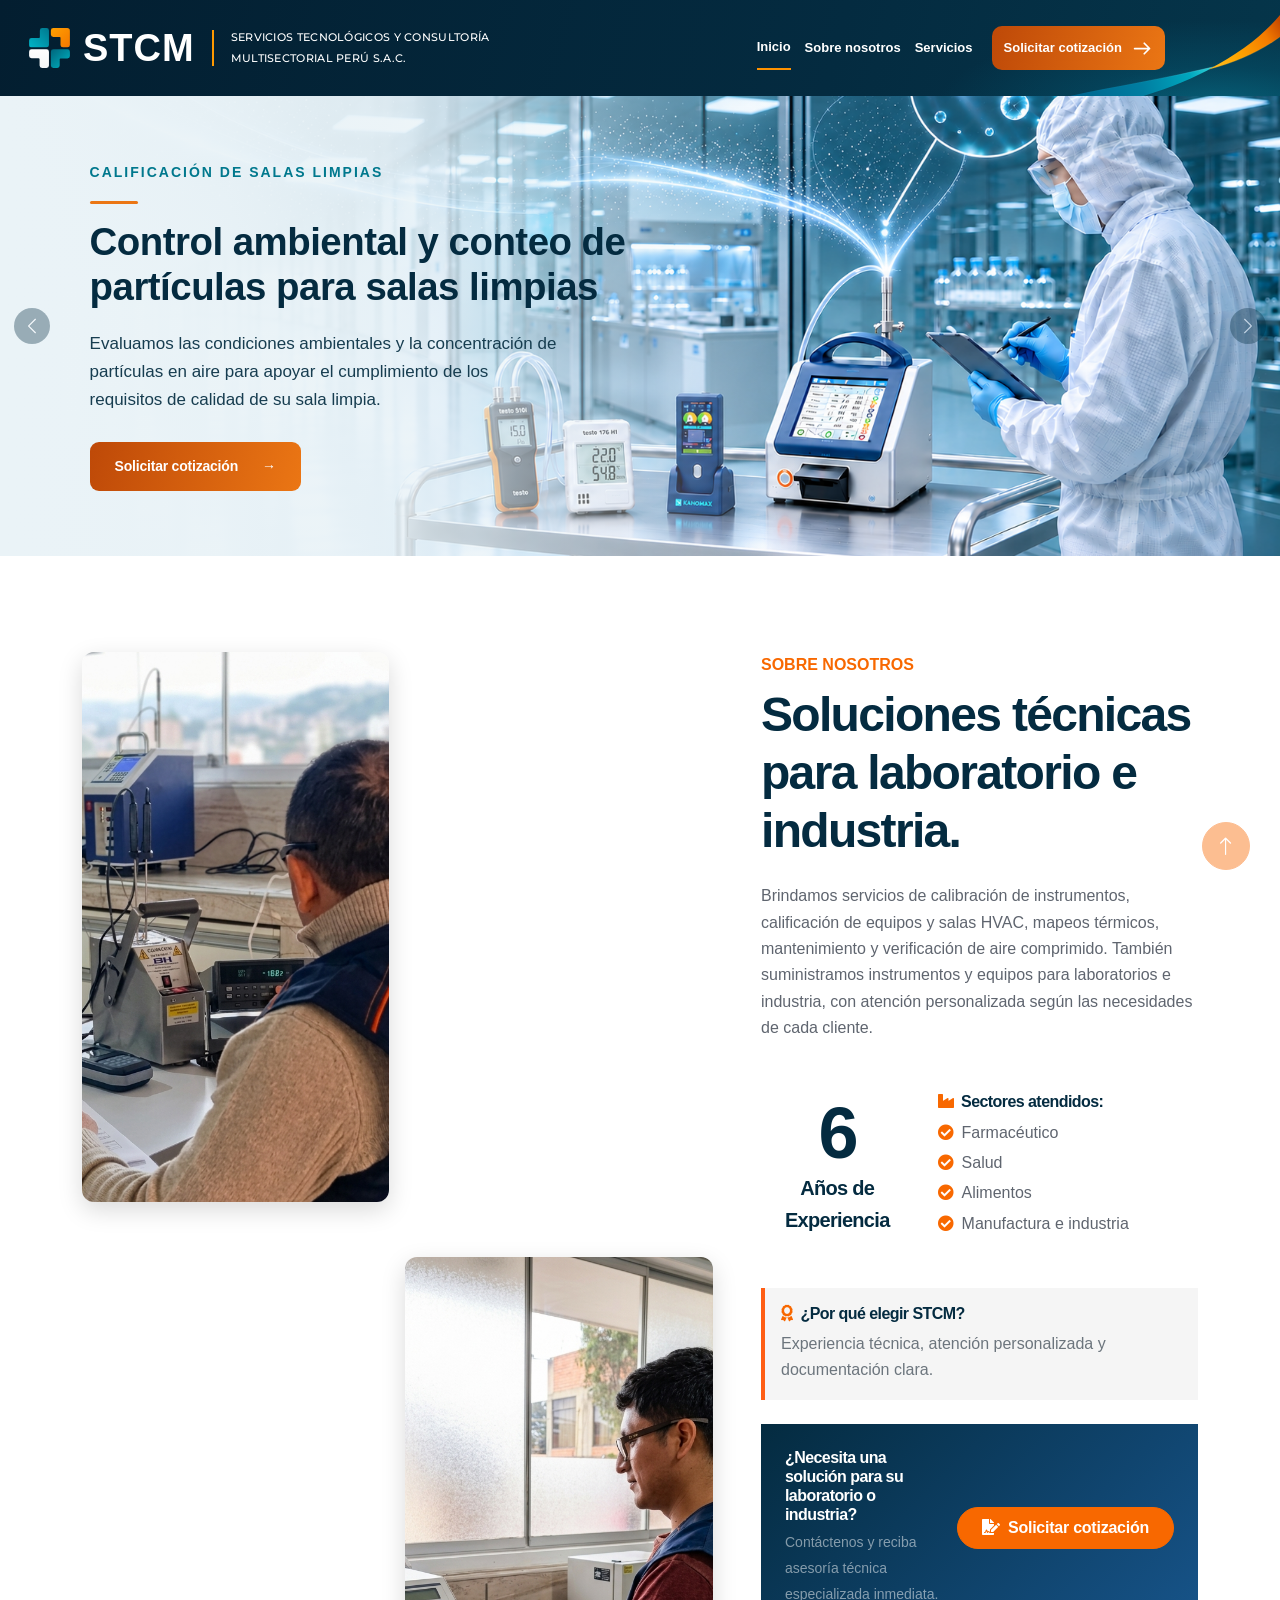
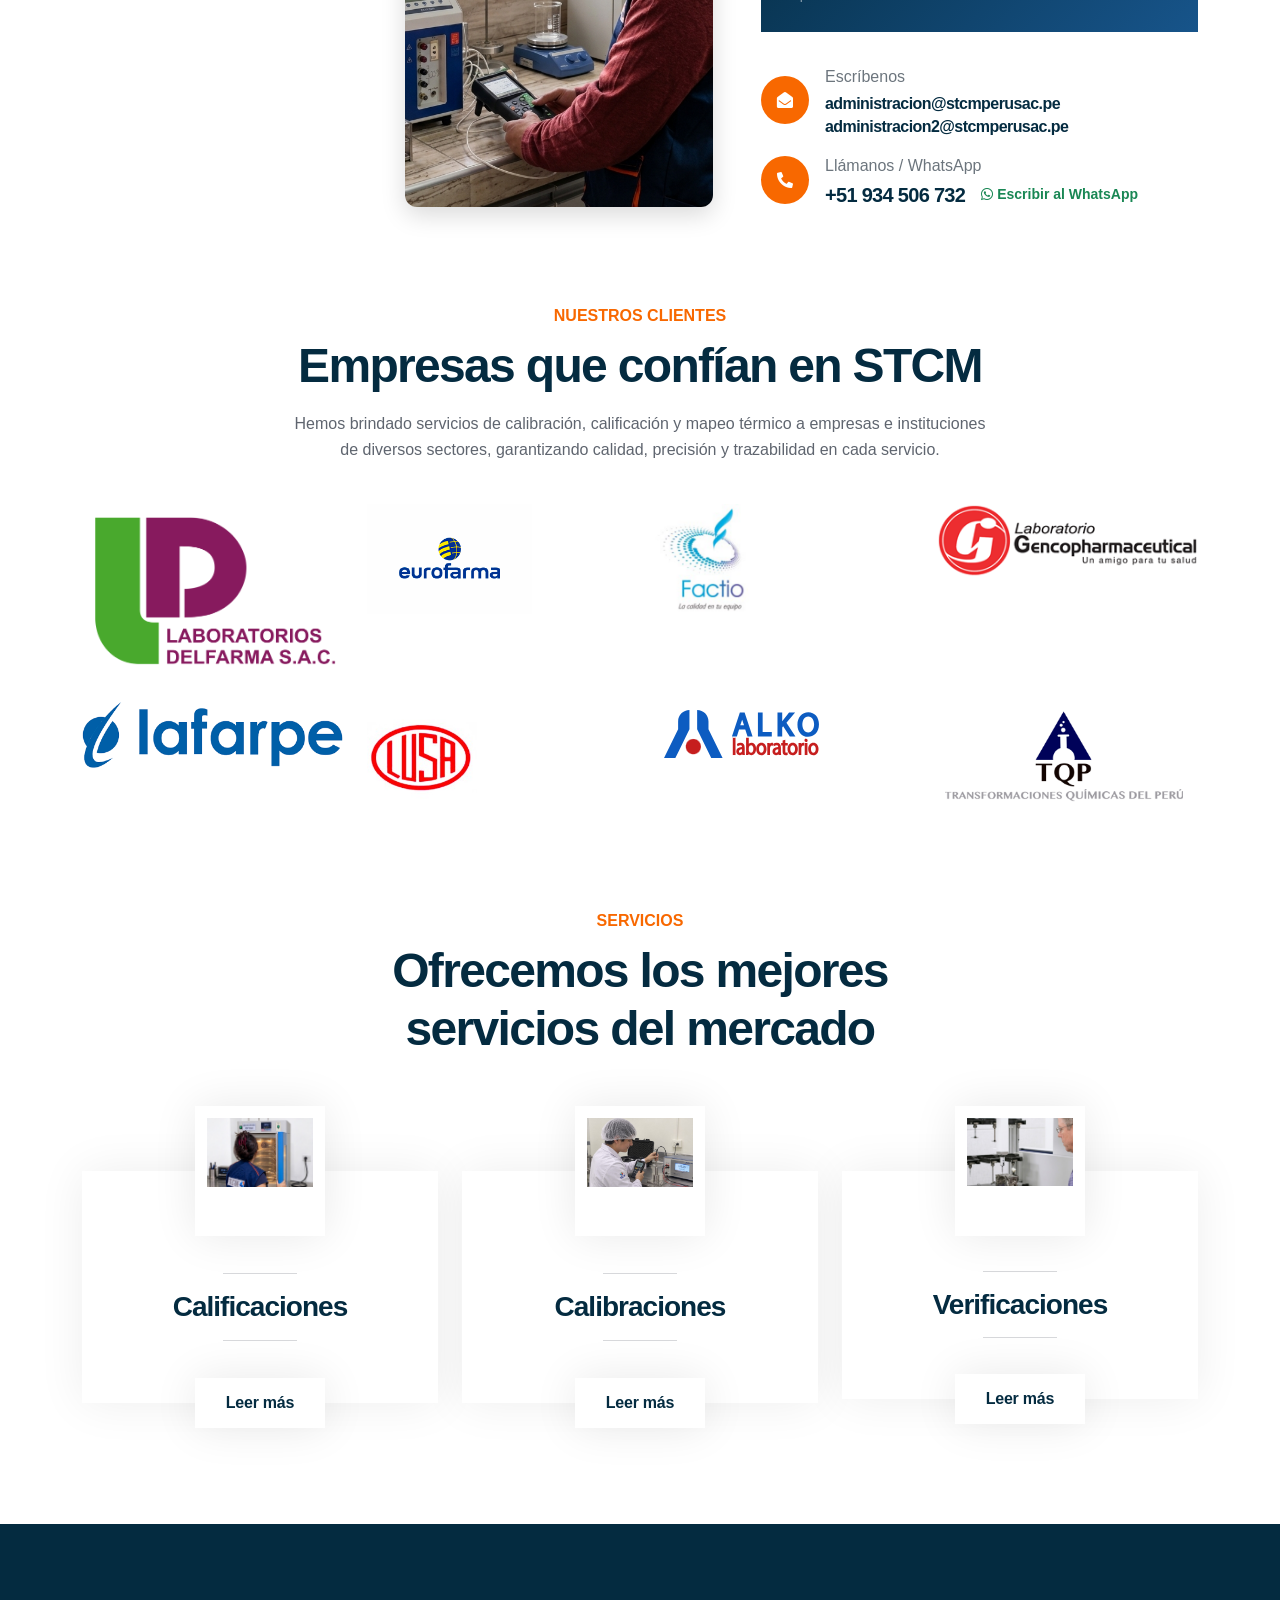
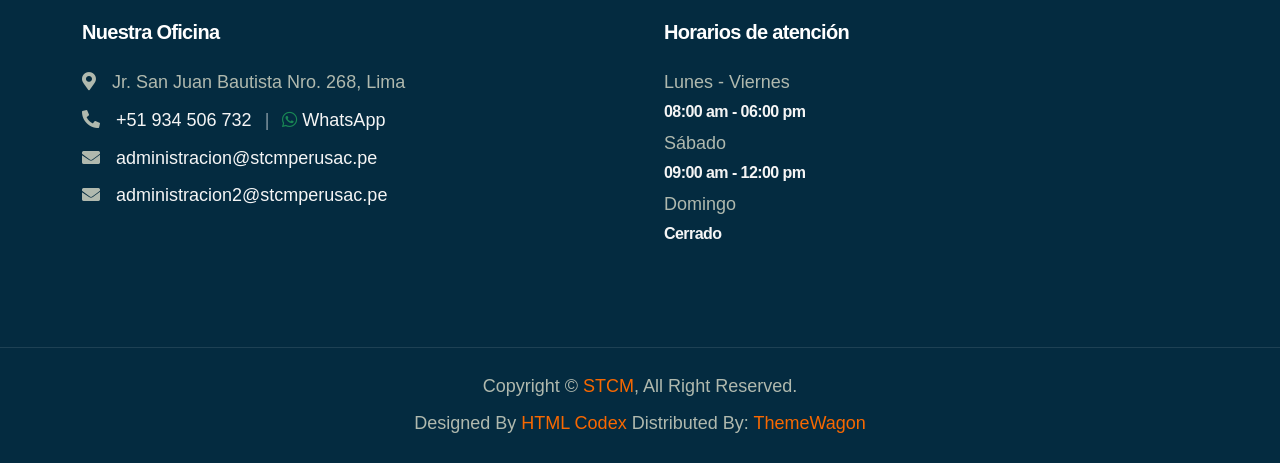
<file: index.html>
<!DOCTYPE html>
<html lang="es">

<head>
    <meta charset="utf-8">
    <title>STCM </title>
    <meta content="width=device-width, initial-scale=1.0" name="viewport">
    <meta content="" name="keywords">
    <meta content="" name="description">

    <!-- Identidad visual: icono mostrado por el navegador -->
    <link href="assets/images/brand/logo.png" rel="icon">

    <!-- Tipografías externas utilizadas por el sitio -->
    <link rel="preconnect" href="https://fonts.googleapis.com">
    <link rel="preconnect" href="https://fonts.gstatic.com" crossorigin>
    <link
        href="https://fonts.googleapis.com/css2?family=Open+Sans:wght@400;500;600&family=Rubik:wght@500;600;700&display=swap"
        rel="stylesheet">

    <!-- Iconos externos de Font Awesome y Bootstrap Icons -->
    <link href="https://cdnjs.cloudflare.com/ajax/libs/font-awesome/5.10.0/css/all.min.css" rel="stylesheet">
    <link href="https://cdn.jsdelivr.net/npm/bootstrap-icons@1.4.1/font/bootstrap-icons.css" rel="stylesheet">

    <!-- Estilos de animaciones y carruseles de terceros -->
    <link href="assets/vendor/animate/animate.min.css" rel="stylesheet">

    <!-- Base visual de Bootstrap personalizada para STCM -->
    <link href="assets/vendor/bootstrap/bootstrap.min.css" rel="stylesheet">

    <!-- Estilos globales compartidos por todas las páginas -->
    <link href="assets/css/main.css?v=16" rel="stylesheet">

    <!-- Estilos exclusivos de esta página -->
    <link href="assets/css/pages/home.css?v=16" rel="stylesheet">

</head>

<body>
    <!-- Cargador inicial: visible mientras termina de cargar la página -->
    <div id="spinner"
        class="show bg-white position-fixed translate-middle w-100 vh-100 top-50 start-50 d-flex align-items-center justify-content-center">
        <div class="spinner-border text-primary" role="status" style="width: 3rem; height: 3rem;"></div>
    </div>
    <!-- Fin del cargador inicial -->


    <!-- Navegación principal: marca, enlaces y llamada a cotización -->
<header class="stcm-header">

    <img class="stcm-ribbon"
         src="assets/images/brand/STCM_cinta_transparente.svg"
         alt="">

    <div class="stcm-inner">

        <a href="index.html" class="stcm-brand">

            <img class="stcm-symbol"
                 src="assets/images/brand/STCM_isotipo.svg"
                 alt="">

            <span class="stcm-word">STCM</span>

            <span class="stcm-description">
                <span>SERVICIOS TECNOLÓGICOS Y CONSULTORÍA</span>
                <span>MULTISECTORIAL PERÚ S.A.C.</span>
            </span>

        </a>

        <button class="stcm-toggle"
                type="button"
                data-bs-toggle="collapse"
                data-bs-target="#stcmMenu"
                aria-controls="stcmMenu"
                aria-expanded="false"
                aria-label="Abrir menú">
            ☰
        </button>

        <nav class="stcm-menu collapse" id="stcmMenu">

            <a href="index.html" class="active">Inicio</a>

            <a href="about.html">Sobre nosotros</a>

            <a href="service.html">Servicios</a>

            <a href="contact.html" class="stcm-cta">
                <span>Solicitar cotización</span>
                <svg viewBox="0 0 24 24"
                     fill="none"
                     stroke="currentColor"
                     stroke-width="2"
                     stroke-linecap="round"
                     stroke-linejoin="round"
                     aria-hidden="true">
                    <path d="M3 12h17m-6-6 6 6-6 6"/>
                </svg>
            </a>

        </nav>

    </div>

</header>
    <!-- Fin de la navegación principal -->


    <!-- Portada principal: carrusel de mensajes destacados -->
    <div class="container-fluid px-0 mb-5">
        <div id="header-carousel" class="carousel slide" data-bs-ride="carousel">
            <div class="carousel-inner">
                
<div class="carousel-item active hero-salas-limpias">

    <img class="w-100"
         src="assets/images/home/hero-salas-limpias.png"
         alt="Ilustración de calificación de salas limpias">

    <div class="carousel-caption">
        <div class="container">
            <div class="row justify-content-center">
                <div class="col-lg-10 text-start">

                    <p class="text-uppercase">
                        Calificación de salas limpias
                    </p>

                    <h1 class="display-3 mb-4">
                        Control ambiental y conteo de partículas para salas limpias
                    </h1>

                    <p class="mb-5">
                        Evaluamos las condiciones ambientales y la concentración
                        de partículas en aire para apoyar el cumplimiento de los
                        requisitos de calidad de su sala limpia.
                    </p>

                    <a href="contact.html"
                       class="btn btn-primary">
                        Solicitar cotización
                        <span aria-hidden="true"> → </span>
                    </a>

                </div>
            </div>
        </div>
    </div>

</div>

                <div class="carousel-item">
                    <img class="w-100" src="assets/images/home/hero-office-1.jpeg" alt="Image">
                    <div class="carousel-caption">
                        <div class="container">
                            <div class="row justify-content-center">
                                <div class="col-lg-10 text-start">
                                    <p class="fs-5 fw-medium text-primary text-uppercase animated slideInRight">Metrología de precisión para tu industria</p>
                                    <h1 class="display-3 text-white mb-4 animated slideInRight">Medimos con exactitud, certificamos con confianza</h1>
                                    <p class="fs-5 text-white mb-5 animated slideInRight" style="max-width: 700px;">Calibración, calificación y verificación de equipos de medición con trazabilidad y resultados confiables para los sectores industrial, comercial y de laboratorio.</p>
                                    <a href="contact.html" class="btn btn-primary py-3 px-5 animated slideInRight">Solicitar cotización</a>
                                </div>
                            </div>
                        </div>
                    </div>
                </div>
                <div class="carousel-item">
                    <img class="w-100" src="assets/images/home/hero-office-2.jpeg" alt="Image">
                    <div class="carousel-caption">
                        <div class="container">
                            <div class="row justify-content-center">
                                <div class="col-lg-10 text-start">
                                    <p class="fs-5 fw-medium text-primary text-uppercase animated slideInRight">Calibraciones con trazabilidad</p>
                                    <h1 class="display-3 text-white mb-4 animated slideInRight">Precisión que impulsa la calidad de tus procesos</h1>
                                    <p class="fs-5 text-white mb-5 animated slideInRight" style="max-width: 700px;">Aseguramos la exactitud de tus instrumentos de temperatura, presión, masa y equipos eléctricos, respaldados por patrones de referencia confiables.</p>
                                    <a href="service.html" class="btn btn-primary py-3 px-5 animated slideInRight">Conoce nuestros servicios</a>
                                </div>
                            </div>
                        </div>
                    </div>
                </div>
            </div>
            <button class="carousel-control-prev" type="button" data-bs-target="#header-carousel" data-bs-slide="prev">
                <span class="carousel-control-prev-icon" aria-hidden="true"></span>
                <span class="visually-hidden">Previamente</span>
            </button>
            <button class="carousel-control-next" type="button" data-bs-target="#header-carousel" data-bs-slide="next">
                <span class="carousel-control-next-icon" aria-hidden="true"></span>
                <span class="visually-hidden">Siguiente</span>
            </button>
        </div>
    </div>
    <!-- Fin de la portada principal -->


    <!-- Presentación de la empresa y propuesta de valor -->
    <div class="container-xxl py-5">
        <div class="container">
            <div class="row g-5">
                <div class="col-lg-7">
                    <div class="row gx-3 h-100">
                        <div class="col-6 align-self-start wow fadeInUp" data-wow-delay="0.1s">
                            <img class="img-fluid about-img" src="assets/images/home/about-preview-1.png">
                        </div>
                        <div class="col-6 align-self-end wow fadeInDown" data-wow-delay="0.1s">
                            <img class="img-fluid about-img" src="assets/images/home/about-preview-2.png">
                        </div>
                    </div>
                </div>
                <div class="col-lg-5 wow fadeIn" data-wow-delay="0.5s">
                    <p class="fw-medium text-uppercase text-primary mb-2">Sobre nosotros</p>
                    <h1 class="display-5 mb-4">Soluciones técnicas para laboratorio e industria.</h1>
                    <p class="mb-4"> Brindamos servicios de calibración de instrumentos, calificación de equipos y salas HVAC, mapeos térmicos, mantenimiento y verificación de aire comprimido. También suministramos instrumentos y equipos para laboratorios e industria, con atención personalizada según las necesidades de cada cliente.
                    </p>
                    <div class="d-flex align-items-center mb-4">
                        <div class="flex-shrink-0 experience-badge p-4 text-center">
                            <h1 class="display-2 mb-0">6</h1>
                            <h5>Años de</h5>
                            <h5>Experiencia</h5>
                        </div>
                        <div class="ms-4">
                            <h6 class="fw-bold text-dark mb-2"><i class="fa fa-industry text-primary me-2"></i>Sectores atendidos:</h6>
                            <p class="mb-1"><i class="fa fa-check-circle text-primary me-2"></i>Farmacéutico</p>
                            <p class="mb-1"><i class="fa fa-check-circle text-primary me-2"></i>Salud</p>
                            <p class="mb-1"><i class="fa fa-check-circle text-primary me-2"></i>Alimentos</p>
                            <p class="mb-0"><i class="fa fa-check-circle text-primary me-2"></i>Manufactura e industria</p>
                        </div>
                    </div>

                    <!-- Por qué elegir STCM -->
                    <div class="p-3 mb-4 rounded-3 bg-light border-start border-4 border-primary">
                        <h6 class="fw-bold text-dark mb-2">
                            <i class="fa fa-award text-primary me-2"></i>¿Por qué elegir STCM?
                        </h6>
                        <p class="mb-0 text-muted">
                            Experiencia técnica, atención personalizada y documentación clara.
                        </p>
                    </div>

                    <!-- Cierre y llamada a la acción -->
                    <div class="p-4 mb-4 rounded-3 text-white d-flex flex-column flex-sm-row align-items-sm-center justify-content-between gap-3" style="background: linear-gradient(135deg, var(--secondary) 0%, #17548a 100%);">
                        <div>
                            <h6 class="text-white mb-1 fw-bold">¿Necesita una solución para su laboratorio o industria?</h6>
                            <small class="text-white-50">Contáctenos y reciba asesoría técnica especializada inmediata.</small>
                        </div>
                        <a href="contact.html" class="btn btn-primary text-white rounded-pill px-4 py-2 flex-shrink-0 fw-bold">
                            <i class="fa fa-file-signature me-2"></i>Solicitar cotización
                        </a>
                    </div>
                    <div class="row pt-2 g-3">
                        <div class="col-12">
                            <div class="d-flex align-items-center">
                                <div class="flex-shrink-0 btn-lg-square rounded-circle bg-primary">
                                    <i class="fa fa-envelope-open text-white"></i>
                                </div>
                                <div class="ms-3">
                                    <p class="mb-1 text-muted">Escríbenos</p>
                                    <h6 class="mb-1">
                                        <a href="mailto:administracion@stcmperusac.pe" class="text-decoration-none text-dark text-break">administracion@stcmperusac.pe</a>
                                    </h6>
                                    <h6 class="mb-0">
                                        <a href="mailto:administracion2@stcmperusac.pe" class="text-decoration-none text-dark text-break">administracion2@stcmperusac.pe</a>
                                    </h6>
                                </div>
                            </div>
                        </div>
                        <div class="col-12">
                            <div class="d-flex align-items-center">
                                <div class="flex-shrink-0 btn-lg-square rounded-circle bg-primary">
                                    <i class="fa fa-phone-alt text-white"></i>
                                </div>
                                <div class="ms-3">
                                    <p class="mb-1 text-muted">Llámanos / WhatsApp</p>
                                    <div class="d-flex flex-wrap align-items-center gap-3">
                                        <h5 class="mb-0">
                                            <a href="tel:+51934506732" class="text-decoration-none text-dark">+51 934 506 732</a>
                                        </h5>
                                        <a href="https://wa.me/51934506732" target="_blank" rel="noopener noreferrer" class="text-success text-decoration-none fw-bold small">
                                            <i class="fab fa-whatsapp me-1"></i>Escribir al WhatsApp
                                        </a>
                                    </div>
                                </div>
                            </div>
                        </div>
                    </div>
                </div>
            </div>
        </div>
    </div>
    <!-- Fin de la presentación de la empresa -->

        <!-- Clientes: organizaciones que confían en STCM -->
<div class="container-xxl py-5">
    <div class="container">

        <div class="text-center mx-auto pb-4 wow fadeInUp" data-wow-delay="0.1s" style="max-width: 700px;">
            <p class="fw-medium text-uppercase text-primary mb-2">Nuestros clientes</p>
            <h1 class="display-5 mb-3">Empresas que confían en STCM</h1>
            <p>
                Hemos brindado servicios de calibración, calificación y mapeo térmico
                a empresas e instituciones de diversos sectores, garantizando calidad,
                precisión y trazabilidad en cada servicio.
            </p>
        </div>

        <div class="row g-4 justify-content-center">

            <!-- Cliente 1 -->
            <div class="col-6 col-md-4 col-lg-3">
                <div class="client-card">
                    <img src="assets/images/clients/delfarma.png" class="img-fluid" alt="Cliente 1">
                </div>
            </div>

            <!-- Cliente 2 -->
            <div class="col-6 col-md-4 col-lg-3">
                <div class="client-card">
                    <img src="assets/images/clients/eurofarma.png" class="img-fluid logo-grande" alt="Cliente 2">
                </div>
            </div>

            <!-- Cliente 3 -->
            <div class="col-6 col-md-4 col-lg-3">
                <div class="client-card">
                    <img src="assets/images/clients/factio.png" class="img-fluid logo-grande" alt="Cliente 3">
                </div>
            </div>

            <!-- Cliente 4 -->
            <div class="col-6 col-md-4 col-lg-3">
                <div class="client-card">
                    <img src="assets/images/clients/genco.png" class="img-fluid" alt="Cliente 4">
                </div>
            </div>

            <!-- Cliente 5 -->
            <div class="col-6 col-md-4 col-lg-3">
                <div class="client-card">
                    <img src="assets/images/clients/lafarpe.png" class="img-fluid" alt="Cliente 5">
                </div>
            </div>

            <!-- Cliente 6 -->
            <div class="col-6 col-md-4 col-lg-3">
                <div class="client-card">
                    <img src="assets/images/clients/lusa.jpg" class="img-fluid logo-grande" alt="Cliente 6">
                </div>
            </div>

            <!-- Cliente 7 -->
            <div class="col-6 col-md-4 col-lg-3">
                <div class="client-card">
                    <img src="assets/images/clients/alko.png" class="img-fluid" alt="Cliente 7">
                </div>
            </div>

            <!-- Cliente 8 -->
            <div class="col-6 col-md-4 col-lg-3">
                <div class="client-card">
                    <img src="assets/images/clients/tqp.png" class="img-fluid logo-grande" alt="Cliente 8">
                </div>
            </div>

        </div>

    </div>
</div>
<!-- Fin de clientes -->

<!-- Catálogo de servicios técnicos -->
    <div class="container-xxl py-5">
        <div class="container">
            <div class="text-center mx-auto pb-4 wow fadeInUp" data-wow-delay="0.1s" style="max-width: 600px;">
                <p class="fw-medium text-uppercase text-primary mb-2">Servicios</p>
                <h1 class="display-5 mb-4">Ofrecemos los mejores servicios del mercado</h1>
            </div>
            <div class="row gy-5 gx-4">
                <div class="col-md-6 col-lg-4 wow fadeInUp" data-wow-delay="0.1s">
                    <div class="service-item">
                        <img class="img-fluid" src="assets/images/services/qualification.jpeg" alt="">
                        <div class="service-img">
                            <img class="img-fluid" src="assets/images/services/qualification.jpeg" alt="">
                        </div>
                        <div class="service-detail">
                            <div class="service-title">
                                <hr class="w-25">
                                <h3 class="mb-0">Calificaciones</h3>
                                <hr class="w-25">
                            </div>
                            <div class="service-text">
                                <p class="text-white mb-0">Realizamos la calificación de equipos e instalaciones mediante protocolos documentados que verifican su correcto desempeño y aptitud para el uso previsto.</p>
                            </div>
                        </div>
                        <a class="btn btn-light" href="service.html">Leer más</a>
                    </div>
                </div>
                <div class="col-md-6 col-lg-4 wow fadeInUp" data-wow-delay="0.3s">
                    <div class="service-item">
                        <img class="img-fluid" src="assets/images/services/calibration.jpeg" alt="">
                        <div class="service-img">
                            <img class="img-fluid" src="assets/images/services/calibration.jpeg" alt="">
                        </div>
                        <div class="service-detail">
                            <div class="service-title">
                                <hr class="w-25">
                                <h3 class="mb-0">Calibraciones</h3>
                                <hr class="w-25">
                            </div>
                            <div class="service-text">
                                <p class="text-white mb-0">Determinamos el error de los instrumentos de medición mediante comparación con patrones de referencia, asegurando la exactitud de sus mediciones.</p>
                            </div>
                        </div>
                        <a class="btn btn-light" href="service.html">Leer más</a>
                    </div>
                </div>
                <div class="col-md-6 col-lg-4 wow fadeInUp" data-wow-delay="0.5s">
                    <div class="service-item">
                        <img class="img-fluid" src="assets/images/services/verification.jpeg" alt="">
                        <div class="service-img">
                            <img class="img-fluid" src="assets/images/services/verification.jpeg" alt="">
                        </div>
                        <div class="service-detail">
                            <div class="service-title">
                                <hr class="w-25">
                                <h3 class="mb-0">Verificaciones</h3>
                                <hr class="w-25">
                            </div>
                            <div class="service-text">
                                <p class="text-white mb-0">Comprobamos que los instrumentos y equipos de medición cumplen con los requisitos técnicos y las especificaciones establecidas para su correcto funcionamiento.</p>
                            </div>
                        </div>
                        <a class="btn btn-light" href="service.html">Leer más</a>
                    </div>
                </div>
            </div>
        </div>
    </div>
    <!-- Fin del catálogo de servicios -->


    <!-- Pie de página: contacto, navegación y horarios -->
    <div class="container-fluid bg-dark footer mt-5 py-5 wow fadeIn" data-wow-delay="0.1s">
        <div class="container py-5">
            <div class="row g-5">
                <div class="col-lg-6 col-md-6">
                    <h5 class="text-white mb-4">Nuestra Oficina</h5>
                    <p class="mb-2"><i class="fa fa-map-marker-alt me-3"></i>Jr. San Juan Bautista Nro. 268, Lima</p>
                    <p class="mb-2">
                        <i class="fa fa-phone-alt me-3"></i><a href="tel:+51934506732" class="text-light text-decoration-none">+51 934 506 732</a>
                        <span class="mx-2 text-white-50">|</span>
                        <a href="https://wa.me/51934506732" target="_blank" rel="noopener noreferrer" class="text-light text-decoration-none">
                            <i class="fab fa-whatsapp text-success me-1"></i>WhatsApp
                        </a>
                    </p>
                    <p class="mb-2"><i class="fa fa-envelope me-3"></i><a href="mailto:administracion@stcmperusac.pe" class="text-light text-decoration-none">administracion@stcmperusac.pe</a></p>
                    <p class="mb-2"><i class="fa fa-envelope me-3"></i><a href="mailto:administracion2@stcmperusac.pe" class="text-light text-decoration-none">administracion2@stcmperusac.pe</a></p>
                </div>
                <div class="col-lg-6 col-md-6">
                    <h5 class="text-white mb-4">Horarios de atención</h5>
                    <p class="mb-1">Lunes - Viernes</p>
                    <h6 class="text-light">08:00 am - 06:00 pm</h6>
                    <p class="mb-1">Sábado</p>
                    <h6 class="text-light">09:00 am - 12:00 pm</h6>
                    <p class="mb-1">Domingo</p>
                    <h6 class="text-light">Cerrado</h6>
                </div>
</div>
        </div>
    </div>
    <!-- Fin del pie de página -->


    <!-- Créditos legales y de la plantilla -->
    <div class="container-fluid copyright bg-dark py-4">
        <div class="container text-center">
            <p class="mb-2">Copyright &copy; <a class="fw-semi-bold" href="index.html">STCM</a>, All Right Reserved.
            </p>
<p class="mb-0">Designed By <a class="fw-semi-bold" href="https://htmlcodex.com">HTML Codex</a> Distributed
                By: <a href="https://themewagon.com">ThemeWagon</a> </p>
        </div>
    </div>
    <!-- Fin de créditos -->


    <!-- Acción flotante para regresar al inicio -->
    <a href="#" class="btn btn-lg btn-primary btn-lg-square rounded-circle back-to-top"><i
            class="bi bi-arrow-up"></i></a>


    <!-- Dependencias JavaScript de terceros -->
    <script src="https://code.jquery.com/jquery-3.4.1.min.js"></script>
    <script src="https://cdn.jsdelivr.net/npm/bootstrap@5.0.0/dist/js/bootstrap.bundle.min.js"></script>
    <script src="assets/vendor/wow/wow.min.js"></script>

    <!-- Comportamiento compartido del sitio -->
    <script src="assets/js/main.js"></script>
</body>

</html>
</file>
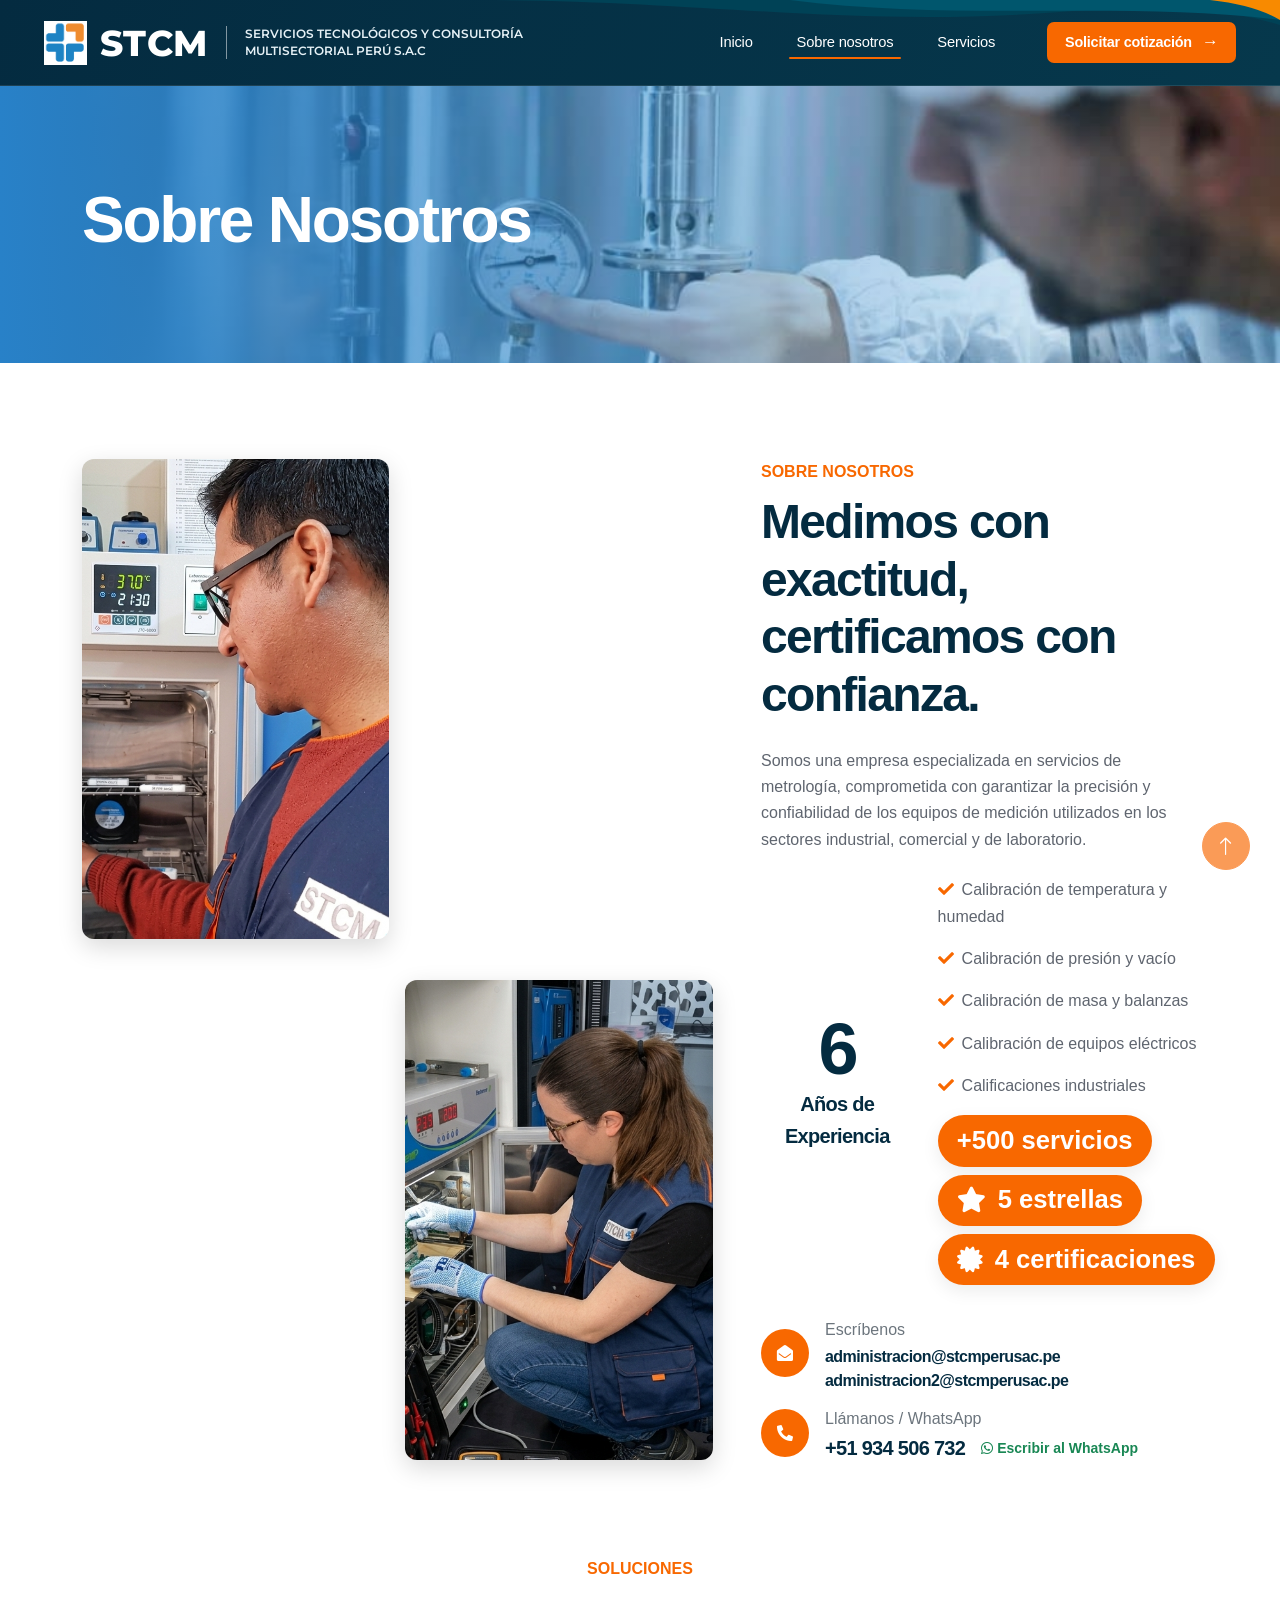
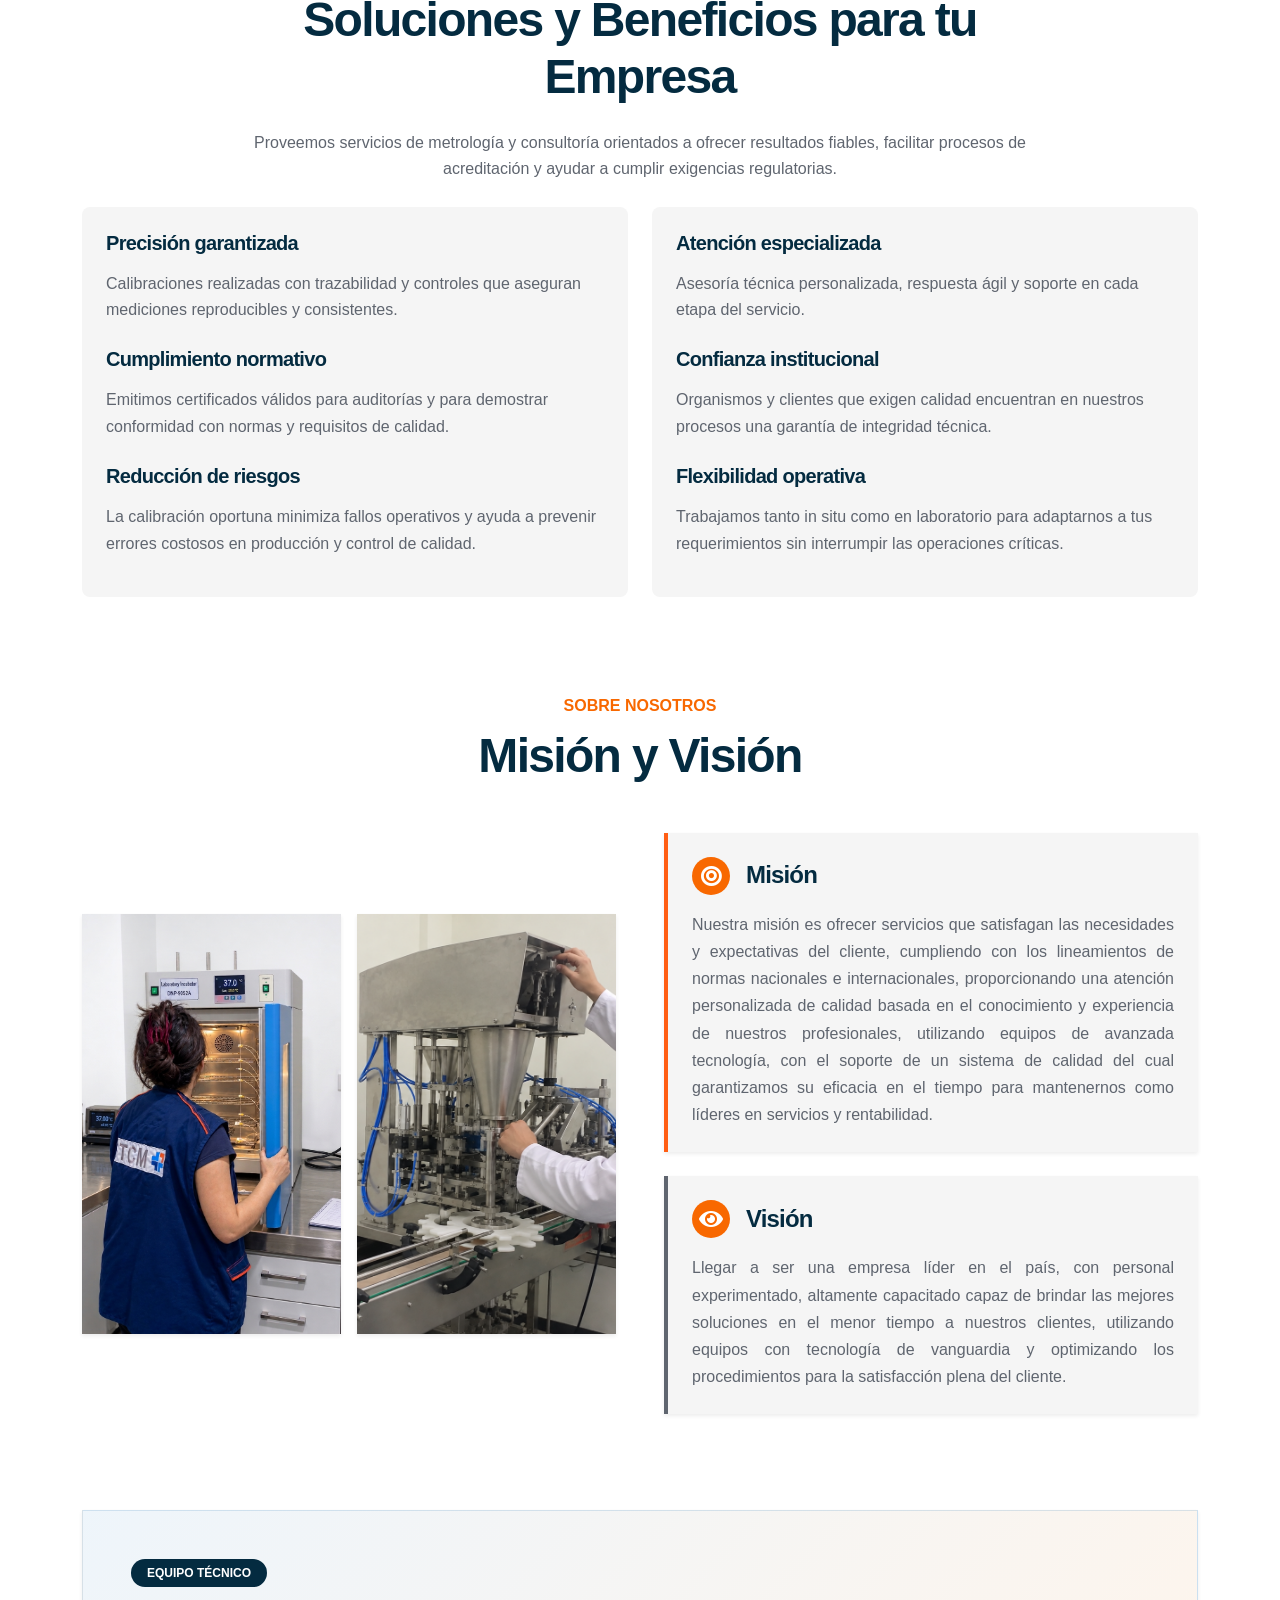
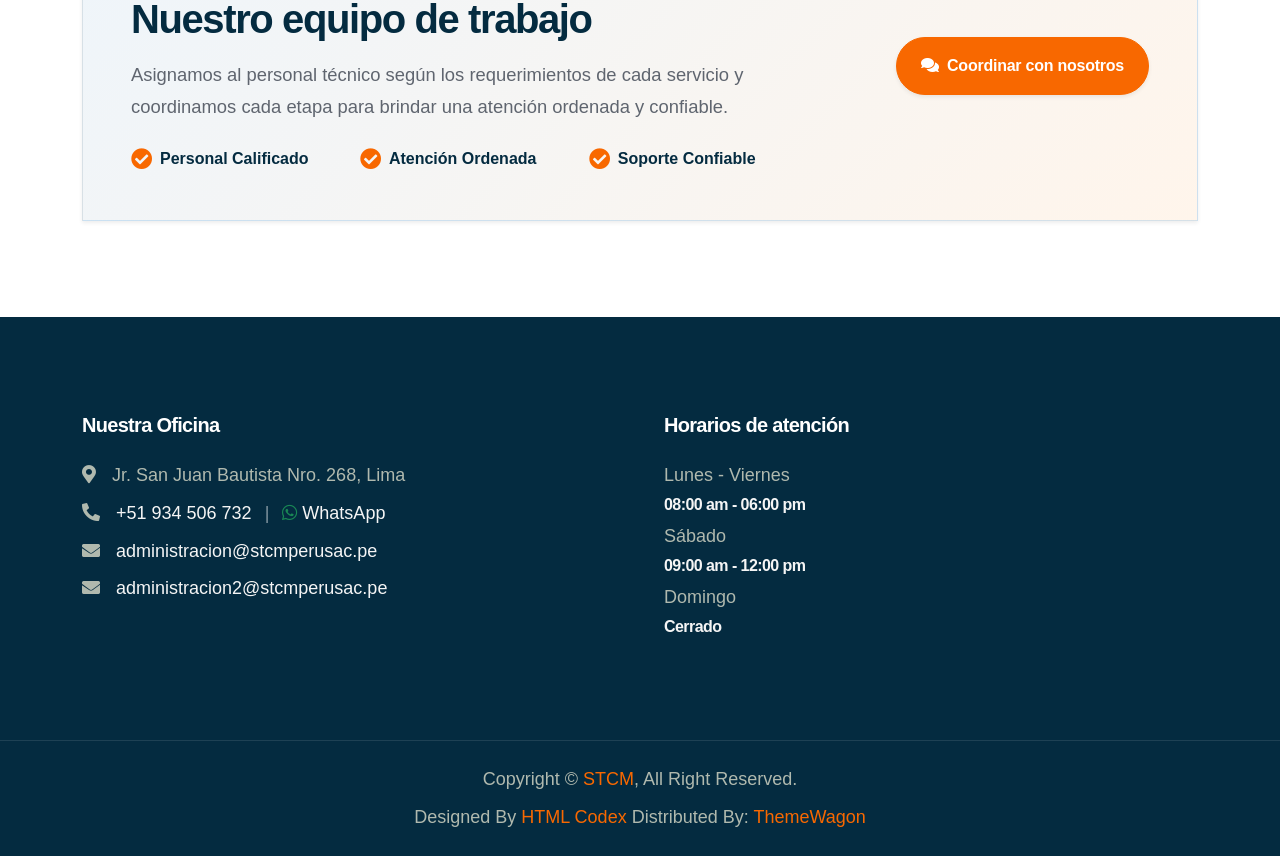
<file: about.html>
<!DOCTYPE html>
<html lang="es">

<head>
    <meta charset="utf-8">
    <title>STCM</title>
    <meta content="width=device-width, initial-scale=1.0" name="viewport">
    <meta content="" name="keywords">
    <meta content="" name="description">

    <!-- Identidad visual: icono mostrado por el navegador -->
    <link href="assets/images/brand/logo.png" rel="icon">

    <!-- Tipografías externas utilizadas por el sitio -->
    <link rel="preconnect" href="https://fonts.googleapis.com">
    <link rel="preconnect" href="https://fonts.gstatic.com" crossorigin>
    <link
        href="https://fonts.googleapis.com/css2?family=Open+Sans:wght@400;500;600&family=Rubik:wght@500;600;700&display=swap"
        rel="stylesheet">

    <!-- Iconos externos de Font Awesome y Bootstrap Icons -->
    <link href="https://cdnjs.cloudflare.com/ajax/libs/font-awesome/5.10.0/css/all.min.css" rel="stylesheet">
    <link href="https://cdn.jsdelivr.net/npm/bootstrap-icons@1.4.1/font/bootstrap-icons.css" rel="stylesheet">

    <!-- Estilos de animaciones y carruseles de terceros -->
    <link href="assets/vendor/animate/animate.min.css" rel="stylesheet">

    <!-- Base visual de Bootstrap personalizada para STCM -->
    <link href="assets/vendor/bootstrap/bootstrap.min.css" rel="stylesheet">

    <!-- Estilos globales compartidos por todas las páginas -->
    <link href="assets/css/main.css" rel="stylesheet">

    <!-- Estilos exclusivos de esta página -->
    <link href="assets/css/pages/about.css" rel="stylesheet">

</head>

<body>
    <!-- Cargador inicial: visible mientras termina de cargar la página -->
    <div id="spinner"
        class="show bg-white position-fixed translate-middle w-100 vh-100 top-50 start-50 d-flex align-items-center justify-content-center">
        <div class="spinner-border text-primary" role="status" style="width: 3rem; height: 3rem;"></div>
    </div>
    <!-- Fin del cargador inicial -->


    <!-- Navegación principal: marca, enlaces y llamada a cotización -->
    <nav class="navbar navbar-expand-lg navbar-light site-header sticky-top">
        <div class="site-header-inner">
            <a href="index.html" class="navbar-brand site-brand" aria-label="STCM - Inicio">
                <span class="site-brand-primary">
                    <img src="assets/images/brand/logo.png" alt="" width="48" height="48">
                    <span class="site-brand-name">STCM</span>
                </span>
                <span class="site-brand-tagline">Servicios Tecnológicos y Consultoría<br>Multisectorial Perú S.A.C</span>
            </a>

            <button type="button" class="navbar-toggler site-menu-toggle" data-bs-toggle="collapse"
                data-bs-target="#navbarCollapse" aria-controls="navbarCollapse" aria-expanded="false"
                aria-label="Abrir menú de navegación">
                <span class="navbar-toggler-icon"></span>
            </button>

            <div class="collapse navbar-collapse site-navigation" id="navbarCollapse">
                <div class="navbar-nav ms-auto">
                <a href="index.html" class="nav-item nav-link">Inicio</a>
                <a href="about.html" class="nav-item nav-link active" aria-current="page">Sobre nosotros</a>
                <a href="service.html" class="nav-item nav-link">Servicios</a>
                <a href="contact.html" class="nav-item nav-link">Solicitar cotización</a>
                </div>
            </div>
        </div>
    </nav>
    <!-- Fin de la navegación principal -->


    <!-- Encabezado interior: título y contexto de la página -->
    <div class="container-fluid page-header py-5 mb-5 wow fadeIn" data-wow-delay="0.1s">
        <div class="container py-5">
            <h1 class="display-3 text-white animated slideInRight">Sobre Nosotros</h1>
</div>
    </div>
    <!-- Fin del encabezado interior -->


    <!-- Presentación de la empresa y propuesta de valor -->
    <div class="container-xxl py-5">
        <div class="container">
            <div class="row g-5">
                <div class="col-lg-7">
                    <div class="row gx-3 h-100">
                        <div class="col-6 align-self-start wow fadeInUp" data-wow-delay="0.1s">
                            <img class="img-fluid about-img" src="assets/images/about/company-1.png">
                        </div>
                        <div class="col-6 align-self-end wow fadeInDown" data-wow-delay="0.1s">
                            <img class="img-fluid about-img" src="assets/images/about/company-2.png">
                        </div>
                    </div>
                </div>
                <div class="col-lg-5 wow fadeIn" data-wow-delay="0.5s">
                    <p class="fw-medium text-uppercase text-primary mb-2">Sobre nosotros</p>
                    <h1 class="display-5 mb-4">Medimos con exactitud, certificamos con confianza.</h1>
                    <p class="mb-4"> Somos una empresa especializada en servicios de metrología, comprometida con garantizar la precisión y confiabilidad de los equipos de medición utilizados en los sectores industrial, comercial y de laboratorio.
                    </p>
                    <div class="d-flex align-items-center mb-4">
                        <div class="flex-shrink-0 experience-badge p-4 text-center">
                            <h1 class="display-2 mb-0">6</h1>
                            <h5>Años de</h5>
                            <h5>Experiencia</h5>
                        </div>
                        <div class="ms-4">
                            <p><i class="fa fa-check text-primary me-2"></i>Calibración de temperatura y humedad</p>
                            <p><i class="fa fa-check text-primary me-2"></i>Calibración de presión y vacío</p>
                            <p><i class="fa fa-check text-primary me-2"></i>Calibración de masa y balanzas</p>
                            <p><i class="fa fa-check text-primary me-2"></i>Calibración de equipos eléctricos</p>
                            <p class="mb-0"><i class="fa fa-check text-primary me-2"></i>Calificaciones industriales</p>

                            <div class="stat-badges mt-3 d-flex flex-wrap gap-2">
                                <span class="badge bg-primary text-white rounded-pill">+500 servicios</span>
                                <span class="badge bg-primary text-white rounded-pill"><i class="fa fa-star me-1"></i>5 estrellas</span>
                                <span class="badge bg-primary text-white rounded-pill"><i class="fa fa-certificate me-1"></i>4 certificaciones</span>
                            </div>
                        </div>
                    </div>
                    <div class="row pt-2 g-3">
                        <div class="col-12">
                            <div class="d-flex align-items-center">
                                <div class="flex-shrink-0 btn-lg-square rounded-circle bg-primary">
                                    <i class="fa fa-envelope-open text-white"></i>
                                </div>
                                <div class="ms-3">
                                    <p class="mb-1 text-muted">Escríbenos</p>
                                    <h6 class="mb-1">
                                        <a href="mailto:administracion@stcmperusac.pe" class="text-decoration-none text-dark text-break">administracion@stcmperusac.pe</a>
                                    </h6>
                                    <h6 class="mb-0">
                                        <a href="mailto:administracion2@stcmperusac.pe" class="text-decoration-none text-dark text-break">administracion2@stcmperusac.pe</a>
                                    </h6>
                                </div>
                            </div>
                        </div>
                        <div class="col-12">
                            <div class="d-flex align-items-center">
                                <div class="flex-shrink-0 btn-lg-square rounded-circle bg-primary">
                                    <i class="fa fa-phone-alt text-white"></i>
                                </div>
                                <div class="ms-3">
                                    <p class="mb-1 text-muted">Llámanos / WhatsApp</p>
                                    <div class="d-flex flex-wrap align-items-center gap-3">
                                        <h5 class="mb-0">
                                            <a href="tel:+51934506732" class="text-decoration-none text-dark">+51 934 506 732</a>
                                        </h5>
                                        <a href="https://wa.me/51934506732" target="_blank" rel="noopener noreferrer" class="text-success text-decoration-none fw-bold small">
                                            <i class="fab fa-whatsapp me-1"></i>Escribir al WhatsApp
                                        </a>
                                    </div>
                                </div>
                            </div>
                        </div>
                    </div>
                </div>
            </div>
        </div>
    </div>
    <!-- Fin de la presentación de la empresa -->


    <!-- Soluciones y Beneficios Start -->
    <div class="container-xxl py-5">
        <div class="container">
            <div class="text-center mx-auto wow fadeInUp" data-wow-delay="0.1s" style="max-width: 800px;">
                <p class="fw-medium text-uppercase text-primary mb-2">Soluciones</p>
                <h1 class="display-5 mb-4">Soluciones y Beneficios para tu Empresa</h1>
                <p class="mb-4">Proveemos servicios de metrología y consultoría orientados a ofrecer resultados fiables, facilitar procesos de acreditación y ayudar a cumplir exigencias regulatorias.</p>
            </div>
            <div class="row g-4">
                <div class="col-lg-6 wow fadeInUp" data-wow-delay="0.1s">
                    <div class="p-4 bg-light h-100 benefit-item">
                        <h5 class="mb-3">Precisión garantizada</h5>
                        <p class="mb-4">Calibraciones realizadas con trazabilidad y controles que aseguran mediciones reproducibles y consistentes.</p>
                        <h5 class="mb-3">Cumplimiento normativo</h5>
                        <p class="mb-4">Emitimos certificados válidos para auditorías y para demostrar conformidad con normas y requisitos de calidad.</p>
                        <h5 class="mb-3">Reducción de riesgos</h5>
                        <p>La calibración oportuna minimiza fallos operativos y ayuda a prevenir errores costosos en producción y control de calidad.</p>
                    </div>
                </div>
                <div class="col-lg-6 wow fadeInUp" data-wow-delay="0.3s">
                    <div class="p-4 bg-light h-100 benefit-item">
                        <h5 class="mb-3">Atención especializada</h5>
                        <p class="mb-4">Asesoría técnica personalizada, respuesta ágil y soporte en cada etapa del servicio.</p>
                        <h5 class="mb-3">Confianza institucional</h5>
                        <p class="mb-4">Organismos y clientes que exigen calidad encuentran en nuestros procesos una garantía de integridad técnica.</p>
                        <h5 class="mb-3">Flexibilidad operativa</h5>
                        <p>Trabajamos tanto in situ como en laboratorio para adaptarnos a tus requerimientos sin interrumpir las operaciones críticas.</p>
                    </div>
                </div>
            </div>
        </div>
    </div>
    <!-- Soluciones y Beneficios End -->


    <!-- Equipo profesional de STCM: Misión y Visión -->
    <div class="container-xxl py-5">
        <div class="container">
            <div class="text-center mx-auto wow fadeInUp" data-wow-delay="0.1s" style="max-width: 600px;">
                <p class="fw-medium text-uppercase text-primary mb-2">Sobre nosotros</p>
                <h1 class="display-5 mb-5">Misión y Visión</h1>
            </div>

            <div class="row g-5 align-items-center mb-5">
                <!-- Columna izquierda: 2 fotos -->
                <div class="col-lg-6 wow fadeInUp" data-wow-delay="0.2s">
                    <div class="row g-3">
                        <div class="col-6">
                            <img class="img-fluid rounded-3 shadow-sm w-100" style="height: 420px; object-fit: cover;" src="assets/images/about/romina-incubadora.jfif" alt="Calificación de equipos e incubadoras STCM">
                        </div>
                        <div class="col-6">
                            <img class="img-fluid rounded-3 shadow-sm w-100" style="height: 420px; object-fit: cover;" src="assets/images/home/hero-office-2.jpeg" alt="Oficinas y personal técnico STCM">
                        </div>
                    </div>
                </div>

                <!-- Columna derecha: Misión y Visión -->
                <div class="col-lg-6 wow fadeInUp" data-wow-delay="0.4s">
                    <!-- Misión -->
                    <div class="card border-0 shadow-sm p-4 mb-4 rounded-3 bg-light border-start border-4 border-primary">
                        <div class="d-flex align-items-center mb-3">
                            <div class="flex-shrink-0 btn-square bg-primary text-white rounded-circle me-3">
                                <i class="fa fa-bullseye fa-lg"></i>
                            </div>
                            <h4 class="mb-0 text-dark fw-bold">Misión</h4>
                        </div>
                        <p class="mb-0 text-secondary" style="text-align: justify; line-height: 1.7;">
                            Nuestra misión es ofrecer servicios que satisfagan las necesidades y expectativas del cliente, cumpliendo con los lineamientos de normas nacionales e internacionales, proporcionando una atención personalizada de calidad basada en el conocimiento y experiencia de nuestros profesionales, utilizando equipos de avanzada tecnología, con el soporte de un sistema de calidad del cual garantizamos su eficacia en el tiempo para mantenernos como líderes en servicios y rentabilidad.
                        </p>
                    </div>

                    <!-- Visión -->
                    <div class="card border-0 shadow-sm p-4 rounded-3 bg-light border-start border-4 border-secondary">
                        <div class="d-flex align-items-center mb-3">
                            <div class="flex-shrink-0 btn-square bg-primary text-white rounded-circle me-3">
                                <i class="fa fa-eye fa-lg"></i>
                            </div>
                            <h4 class="mb-0 text-dark fw-bold">Visión</h4>
                        </div>
                        <p class="mb-0 text-secondary" style="text-align: justify; line-height: 1.7;">
                            Llegar a ser una empresa líder en el país, con personal experimentado, altamente capacitado capaz de brindar las mejores soluciones en el menor tiempo a nuestros clientes, utilizando equipos con tecnología de vanguardia y optimizando los procedimientos para la satisfacción plena del cliente.
                        </p>
                    </div>
                </div>
            </div>
        </div>
    </div>
    <!-- Fin Misión y Visión -->


    <!-- Pequeña sección: Nuestro equipo de trabajo -->
    <div class="container-xxl py-5 pt-0">
        <div class="container">
            <div class="p-4 p-md-5 rounded-4 shadow-sm wow fadeInUp" data-wow-delay="0.2s" style="background: linear-gradient(135deg, rgba(40, 129, 200, 0.08) 0%, rgba(255, 128, 2, 0.08) 100%); border: 1px solid rgba(40, 129, 200, 0.18);">
                <div class="row align-items-center g-4">
                    <div class="col-lg-8">
                        <div class="d-flex align-items-center mb-2">
                            <span class="badge bg-primary px-3 py-2 text-uppercase fw-bold rounded-pill">Equipo Técnico</span>
                        </div>
                        <h2 class="display-6 fw-bold mb-3 text-dark">Nuestro equipo de trabajo</h2>
                        <p class="mb-3 text-secondary" style="font-size: 1.15rem; line-height: 1.7;">
                            Asignamos al personal técnico según los requerimientos de cada servicio y coordinamos cada etapa para brindar una atención ordenada y confiable.
                        </p>
                        <div class="row g-3 pt-2">
                            <div class="col-sm-4">
                                <div class="d-flex align-items-center">
                                    <i class="fa fa-check-circle text-primary me-2 fa-lg"></i>
                                    <span class="fw-medium text-dark">Personal Calificado</span>
                                </div>
                            </div>
                            <div class="col-sm-4">
                                <div class="d-flex align-items-center">
                                    <i class="fa fa-check-circle text-primary me-2 fa-lg"></i>
                                    <span class="fw-medium text-dark">Atención Ordenada</span>
                                </div>
                            </div>
                            <div class="col-sm-4">
                                <div class="d-flex align-items-center">
                                    <i class="fa fa-check-circle text-primary me-2 fa-lg"></i>
                                    <span class="fw-medium text-dark">Soporte Confiable</span>
                                </div>
                            </div>
                        </div>
                    </div>
                    <div class="col-lg-4 text-center text-lg-end">
                        <a href="contact.html" class="btn btn-primary py-3 px-4 rounded-pill shadow-sm fw-bold">
                            <i class="fa fa-comments me-2"></i>Coordinar con nosotros
                        </a>
                    </div>
                </div>
            </div>
        </div>
    </div>
    <!-- Fin Nuestro equipo de trabajo -->


<!-- Pie de página: contacto, navegación y horarios -->
    <div class="container-fluid bg-dark footer mt-5 py-5 wow fadeIn" data-wow-delay="0.1s">
        <div class="container py-5">
            <div class="row g-5">
                <div class="col-lg-6 col-md-6">
                    <h5 class="text-white mb-4">Nuestra Oficina</h5>
                    <p class="mb-2"><i class="fa fa-map-marker-alt me-3"></i>Jr. San Juan Bautista Nro. 268, Lima</p>
                    <p class="mb-2">
                        <i class="fa fa-phone-alt me-3"></i><a href="tel:+51934506732" class="text-light text-decoration-none">+51 934 506 732</a>
                        <span class="mx-2 text-white-50">|</span>
                        <a href="https://wa.me/51934506732" target="_blank" rel="noopener noreferrer" class="text-light text-decoration-none">
                            <i class="fab fa-whatsapp text-success me-1"></i>WhatsApp
                        </a>
                    </p>
                    <p class="mb-2"><i class="fa fa-envelope me-3"></i><a href="mailto:administracion@stcmperusac.pe" class="text-light text-decoration-none">administracion@stcmperusac.pe</a></p>
                    <p class="mb-2"><i class="fa fa-envelope me-3"></i><a href="mailto:administracion2@stcmperusac.pe" class="text-light text-decoration-none">administracion2@stcmperusac.pe</a></p>
                </div>
                <div class="col-lg-6 col-md-6">
                    <h5 class="text-white mb-4">Horarios de atención</h5>
                    <p class="mb-1">Lunes - Viernes</p>
                    <h6 class="text-light">08:00 am - 06:00 pm</h6>
                    <p class="mb-1">Sábado</p>
                    <h6 class="text-light">09:00 am - 12:00 pm</h6>
                    <p class="mb-1">Domingo</p>
                    <h6 class="text-light">Cerrado</h6>
                </div>
</div>
        </div>
    </div>
    <!-- Fin del pie de página -->


    <!-- Créditos legales y de la plantilla -->
    <div class="container-fluid copyright bg-dark py-4">
        <div class="container text-center">
            <p class="mb-2">Copyright &copy; <a class="fw-semi-bold" href="index.html">STCM</a>, All Right Reserved.
            </p>
<p class="mb-0">Designed By <a class="fw-semi-bold" href="https://htmlcodex.com">HTML Codex</a> Distributed
                By: <a href="https://themewagon.com">ThemeWagon</a> </p>
        </div>
    </div>
    <!-- Fin de créditos -->


    <!-- Acción flotante para regresar al inicio -->
    <a href="#" class="btn btn-lg btn-primary btn-lg-square rounded-circle back-to-top"><i
            class="bi bi-arrow-up"></i></a>


    <!-- Dependencias JavaScript de terceros -->
    <script src="https://code.jquery.com/jquery-3.4.1.min.js"></script>
    <script src="https://cdn.jsdelivr.net/npm/bootstrap@5.0.0/dist/js/bootstrap.bundle.min.js"></script>
    <script src="assets/vendor/wow/wow.min.js"></script>

    <!-- Comportamiento compartido del sitio -->
    <script src="assets/js/main.js"></script>
</body>

</html>
</file>
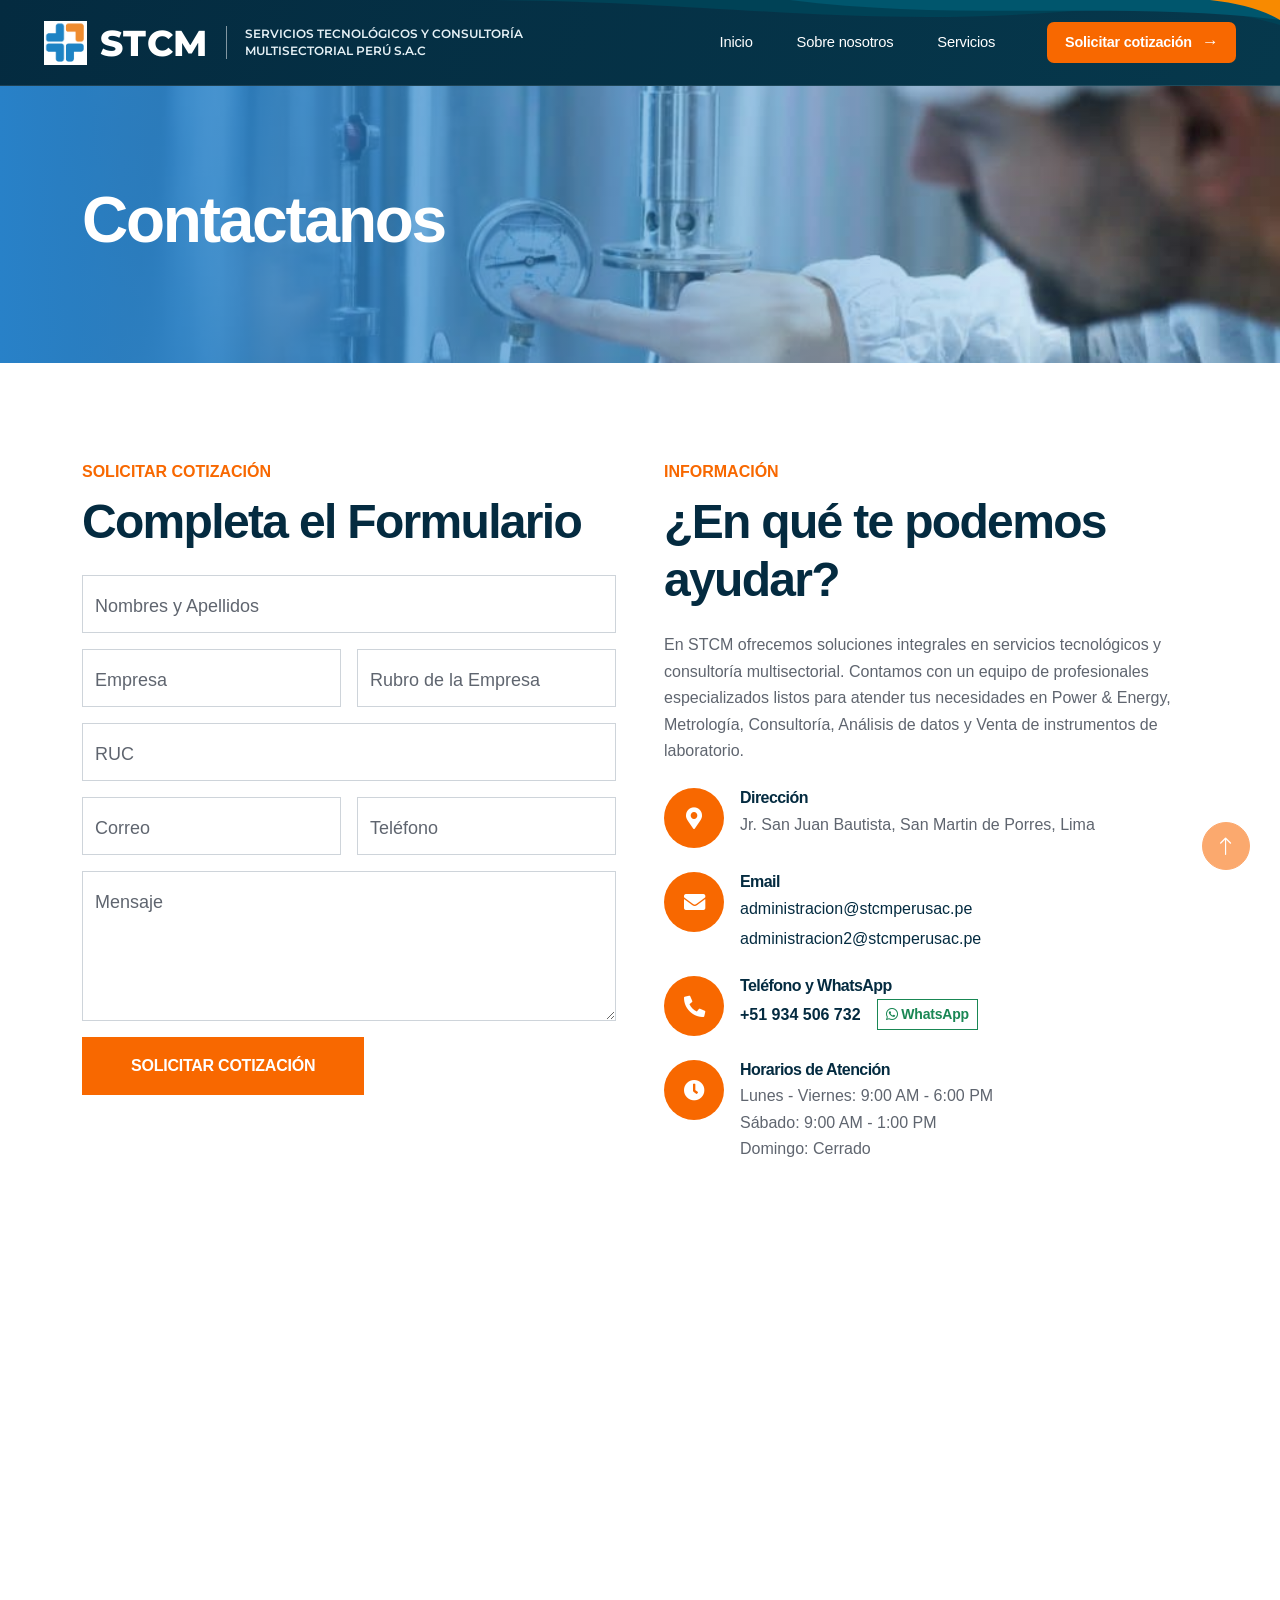
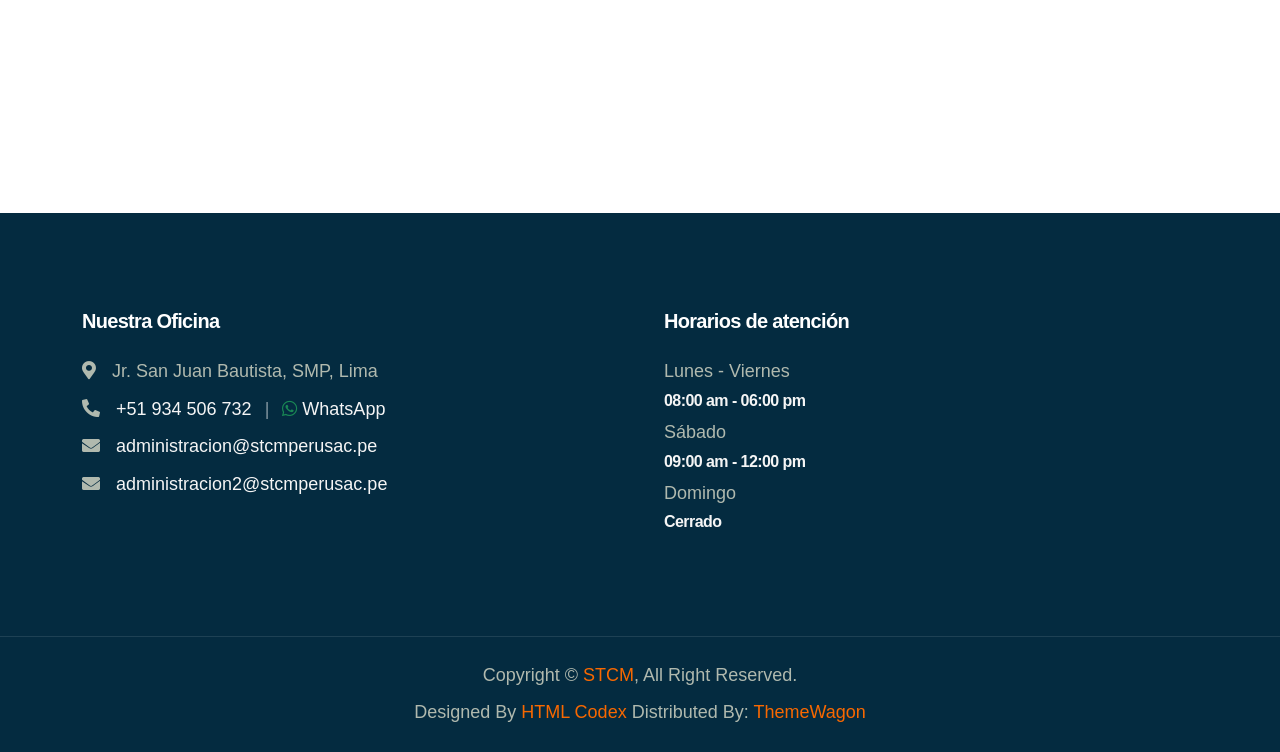
<file: contact.html>
<!DOCTYPE html>
<html lang="es">

<head>
    <meta charset="utf-8">
    <title>STCM</title>
    <meta content="width=device-width, initial-scale=1.0" name="viewport">
    <meta content="" name="keywords">
    <meta content="" name="description">

    <!-- Identidad visual: icono mostrado por el navegador -->
    <link href="assets/images/brand/logo.png" rel="icon">

    <!-- Tipografías externas utilizadas por el sitio -->
    <link rel="preconnect" href="https://fonts.googleapis.com">
    <link rel="preconnect" href="https://fonts.gstatic.com" crossorigin>
    <link
        href="https://fonts.googleapis.com/css2?family=Open+Sans:wght@400;500;600&family=Rubik:wght@500;600;700&display=swap"
        rel="stylesheet">

    <!-- Iconos externos de Font Awesome y Bootstrap Icons -->
    <link href="https://cdnjs.cloudflare.com/ajax/libs/font-awesome/5.10.0/css/all.min.css" rel="stylesheet">
    <link href="https://cdn.jsdelivr.net/npm/bootstrap-icons@1.4.1/font/bootstrap-icons.css" rel="stylesheet">

    <!-- Estilos de animaciones y carruseles de terceros -->
    <link href="assets/vendor/animate/animate.min.css" rel="stylesheet">

    <!-- Base visual de Bootstrap personalizada para STCM -->
    <link href="assets/vendor/bootstrap/bootstrap.min.css" rel="stylesheet">

    <!-- Estilos globales compartidos por todas las páginas -->
    <link href="assets/css/main.css" rel="stylesheet">

</head>

<body>
    <!-- Cargador inicial: visible mientras termina de cargar la página -->
    <div id="spinner"
        class="show bg-white position-fixed translate-middle w-100 vh-100 top-50 start-50 d-flex align-items-center justify-content-center">
        <div class="spinner-border text-primary" role="status" style="width: 3rem; height: 3rem;"></div>
    </div>
    <!-- Fin del cargador inicial -->


    <!-- Navegación principal: marca, enlaces y llamada a cotización -->
    <nav class="navbar navbar-expand-lg navbar-light site-header sticky-top">
        <div class="site-header-inner">
            <a href="index.html" class="navbar-brand site-brand" aria-label="STCM - Inicio">
                <span class="site-brand-primary">
                    <img src="assets/images/brand/logo.png" alt="" width="48" height="48">
                    <span class="site-brand-name">STCM</span>
                </span>
                <span class="site-brand-tagline">Servicios Tecnológicos y Consultoría<br>Multisectorial Perú S.A.C</span>
            </a>

            <button type="button" class="navbar-toggler site-menu-toggle" data-bs-toggle="collapse"
                data-bs-target="#navbarCollapse" aria-controls="navbarCollapse" aria-expanded="false"
                aria-label="Abrir menú de navegación">
                <span class="navbar-toggler-icon"></span>
            </button>

            <div class="collapse navbar-collapse site-navigation" id="navbarCollapse">
                <div class="navbar-nav ms-auto">
                <a href="index.html" class="nav-item nav-link">Inicio</a>
                <a href="about.html" class="nav-item nav-link">Sobre nosotros</a>
                <a href="service.html" class="nav-item nav-link">Servicios</a>
                <a href="contact.html" class="nav-item nav-link active" aria-current="page">Solicitar cotización</a>
                </div>
            </div>
        </div>
    </nav>
    <!-- Fin de la navegación principal -->


    <!-- Encabezado interior: título y contexto de la página -->
    <div class="container-fluid page-header py-5 mb-5 wow fadeIn" data-wow-delay="0.1s">
        <div class="container py-5">
            <h1 class="display-3 text-white animated slideInRight">Contactanos</h1>
</div>
    </div>
    <!-- Fin del encabezado interior -->


    <!-- Información y formulario de contacto -->
    <div class="container-xxl py-5">
        <div class="container">
            
            <div class="row g-5">
                <!-- Formulario de Contacto -->
                <div class="col-lg-6 wow fadeInUp" data-wow-delay="0.1s">
                    <p class="fw-medium text-uppercase text-primary mb-2">Solicitar Cotización</p>
                    <h1 class="display-5 mb-4">Completa el Formulario</h1>
                    <form id="contactForm" action="https://formsubmit.co/administracion@stcmperusac.pe" method="POST">
                        <!-- Campos ocultos para FormSubmit -->
                        <input type="hidden" name="_cc" value="administracion2@stcmperusac.pe">
                        <input type="hidden" name="_subject" value="Nueva solicitud de cotización - Sitio Web">
                        <input type="hidden" name="_template" value="table">
                        <input type="hidden" name="_captcha" value="false">
                        <input type="text" name="_honey" style="display:none">
                        <div class="row g-3">
                            <div class="col-12">
                                <div class="form-floating">
                                    <input type="text" class="form-control" id="nombres" name="Nombres y Apellidos" placeholder="Nombres y Apellidos" required>
                                    <label for="nombres">Nombres y Apellidos</label>
                                </div>
                            </div>
                            <div class="col-md-6">
                                <div class="form-floating">
                                    <input type="text" class="form-control" id="empresa" name="Empresa" placeholder="Empresa" required>
                                    <label for="empresa">Empresa</label>
                                </div>
                            </div>
                            <div class="col-md-6">
                                <div class="form-floating">
                                    <input type="text" class="form-control" id="rubro" name="Rubro de la Empresa" placeholder="Rubro de la Empresa" required>
                                    <label for="rubro">Rubro de la Empresa</label>
                                </div>
                            </div>
                            <div class="col-12">
                                <div class="form-floating">
                                    <input type="text" class="form-control" id="ruc" name="RUC" placeholder="RUC" required>
                                    <label for="ruc">RUC</label>
                                </div>
                            </div>
                            <div class="col-md-6">
                                <div class="form-floating">
                                    <input type="email" class="form-control" id="correo" name="Correo" placeholder="Correo" required>
                                    <label for="correo">Correo</label>
                                </div>
                            </div>
                            <div class="col-md-6">
                                <div class="form-floating">
                                    <input type="tel" class="form-control" id="telefono" name="Teléfono" placeholder="Teléfono" required>
                                    <label for="telefono">Teléfono</label>
                                </div>
                            </div>
                            <div class="col-12">
                                <div class="form-floating">
                                    <textarea class="form-control" placeholder="Cuéntanos tu consulta o proyecto" id="mensaje" name="Mensaje"
                                        style="height: 150px" required></textarea>
                                    <label for="mensaje">Mensaje</label>
                                </div>
                            </div>
                            <div class="col-12">
                                <button class="btn btn-primary py-3 px-5" type="submit">SOLICITAR COTIZACIÓN</button>
                            </div>
                        </div>
                    </form>
                </div>
                <!-- Información de Contacto -->
                <div class="col-lg-6 wow fadeInUp" data-wow-delay="0.5s">
                    <p class="fw-medium text-uppercase text-primary mb-2">Información</p>
                    <h1 class="display-5 mb-4">¿En qué te podemos ayudar?</h1>
                    <p class="mb-4">En STCM ofrecemos soluciones integrales en servicios tecnológicos y consultoría multisectorial. Contamos con un equipo de profesionales especializados listos para atender tus necesidades en Power & Energy, Metrología, Consultoría, Análisis de datos y Venta de instrumentos de laboratorio.</p>
                    
                    <div class="row g-4">
                        <!-- Dirección -->
                        <div class="col-12">
                            <div class="d-flex">
                                <div class="flex-shrink-0 btn-square bg-primary rounded-circle" style="width: 60px; height: 60px; display: flex; align-items: center; justify-content: center;">
                                    <i class="fa fa-map-marker-alt text-white fa-lg"></i>
                                </div>
                                <div class="ms-3">
                                    <h6 class="mb-1">Dirección</h6>
                                    <span>Jr. San Juan Bautista, San Martin de Porres, Lima</span>
                                </div>
                            </div>
                        </div>
                        <!-- Email -->
                        <div class="col-12">
                            <div class="d-flex">
                                <div class="flex-shrink-0 btn-square bg-primary rounded-circle" style="width: 60px; height: 60px; display: flex; align-items: center; justify-content: center;">
                                    <i class="fa fa-envelope text-white fa-lg"></i>
                                </div>
                                <div class="ms-3">
                                    <h6 class="mb-1">Email</h6>
                                    <div class="mb-1">
                                        <a href="mailto:administracion@stcmperusac.pe" class="text-decoration-none text-dark">administracion@stcmperusac.pe</a>
                                    </div>
                                    <div>
                                        <a href="mailto:administracion2@stcmperusac.pe" class="text-decoration-none text-dark">administracion2@stcmperusac.pe</a>
                                    </div>
                                </div>
                            </div>
                        </div>
                        <!-- Teléfono y WhatsApp -->
                        <div class="col-12">
                            <div class="d-flex">
                                <div class="flex-shrink-0 btn-square bg-primary rounded-circle" style="width: 60px; height: 60px; display: flex; align-items: center; justify-content: center;">
                                    <i class="fa fa-phone-alt text-white fa-lg"></i>
                                </div>
                                <div class="ms-3">
                                    <h6 class="mb-1">Teléfono y WhatsApp</h6>
                                    <div class="d-flex flex-wrap align-items-center gap-2">
                                        <a href="tel:+51934506732" class="text-decoration-none text-dark fw-bold me-2">+51 934 506 732</a>
                                        <a href="https://wa.me/51934506732" target="_blank" rel="noopener noreferrer" class="btn btn-sm btn-outline-success py-1 px-2">
                                            <i class="fab fa-whatsapp me-1"></i>WhatsApp
                                        </a>
                                    </div>
                                </div>
                            </div>
                        </div>
                        <!-- Horarios -->
                        <div class="col-12">
                            <div class="d-flex">
                                <div class="flex-shrink-0 btn-square bg-primary rounded-circle" style="width: 60px; height: 60px; display: flex; align-items: center; justify-content: center;">
                                    <i class="fa fa-clock text-white fa-lg"></i>
                                </div>
                                <div class="ms-3">
                                    <h6 class="mb-1">Horarios de Atención</h6>
                                    <span>Lunes - Viernes: 9:00 AM - 6:00 PM<br>
                                    Sábado: 9:00 AM - 1:00 PM<br>
                                    Domingo: Cerrado</span>
                                </div>
                            </div>
                        </div>
                    </div>
                </div>
            </div>

            <div class="row mt-5 mb-5">
                <div class="col-12 wow fadeInUp" data-wow-delay="0.1s">
                    <iframe class="w-100"
                        src="https://www.google.com/maps/embed?pb=!1m14!1m12!1m3!1d3902.4320453668606!2d-77.05560037406009!3d-12.013749088220539!2m3!1f0!2f0!3f0!3m2!1i1024!2i768!4f13.1!5e0!3m2!1ses!2spe!4v1786639831020!5m2!1ses!2spe"
                        width="600" height="450" style="min-height: 450px; border: 0;"
                        loading="lazy" referrerpolicy="strict-origin-when-cross-origin"
                        allowfullscreen aria-hidden="false"
                        tabindex="0"></iframe>
                </div>
            </div>


        </div>
    </div>
    <!-- Fin de la sección de contacto -->


    

    <!-- Pie de página: contacto, navegación y horarios -->
    <div class="container-fluid bg-dark footer mt-5 py-5 wow fadeIn" data-wow-delay="0.1s">
        <div class="container py-5">
            <div class="row g-5">
                <div class="col-lg-6 col-md-6">
                    <h5 class="text-white mb-4">Nuestra Oficina</h5>
                    <p class="mb-2"><i class="fa fa-map-marker-alt me-3"></i>Jr. San Juan Bautista, SMP, Lima</p>
                    <p class="mb-2">
                        <i class="fa fa-phone-alt me-3"></i><a href="tel:+51934506732" class="text-light text-decoration-none">+51 934 506 732</a>
                        <span class="mx-2 text-white-50">|</span>
                        <a href="https://wa.me/51934506732" target="_blank" rel="noopener noreferrer" class="text-light text-decoration-none">
                            <i class="fab fa-whatsapp text-success me-1"></i>WhatsApp
                        </a>
                    </p>
                    <p class="mb-2"><i class="fa fa-envelope me-3"></i><a href="mailto:administracion@stcmperusac.pe" class="text-light text-decoration-none">administracion@stcmperusac.pe</a></p>
                    <p class="mb-2"><i class="fa fa-envelope me-3"></i><a href="mailto:administracion2@stcmperusac.pe" class="text-light text-decoration-none">administracion2@stcmperusac.pe</a></p>
                </div>
                <div class="col-lg-6 col-md-6">
                    <h5 class="text-white mb-4">Horarios de atención</h5>
                    <p class="mb-1">Lunes - Viernes</p>
                    <h6 class="text-light">08:00 am - 06:00 pm</h6>
                    <p class="mb-1">Sábado</p>
                    <h6 class="text-light">09:00 am - 12:00 pm</h6>
                    <p class="mb-1">Domingo</p>
                    <h6 class="text-light">Cerrado</h6>
                </div>
</div>
        </div>
    </div>
    <!-- Fin del pie de página -->


    <!-- Créditos legales y de la plantilla -->
    <div class="container-fluid copyright bg-dark py-4">
        <div class="container text-center">
            <p class="mb-2">Copyright &copy; <a class="fw-semi-bold" href="index.html">STCM</a>, All Right Reserved.
            </p>
<p class="mb-0">Designed By <a class="fw-semi-bold" href="https://htmlcodex.com">HTML Codex</a> Distributed
                By: <a href="https://themewagon.com">ThemeWagon</a> </p>
        </div>
    </div>
    <!-- Fin de créditos -->


    <!-- Acción flotante para regresar al inicio -->
    <a href="#" class="btn btn-lg btn-primary btn-lg-square rounded-circle back-to-top"><i
            class="bi bi-arrow-up"></i></a>


    <!-- Dependencias JavaScript de terceros -->
    <script src="https://code.jquery.com/jquery-3.4.1.min.js"></script>
    <script src="https://cdn.jsdelivr.net/npm/bootstrap@5.0.0/dist/js/bootstrap.bundle.min.js"></script>
    <script src="assets/vendor/wow/wow.min.js"></script>

    <!-- Comportamiento compartido del sitio -->
    <script src="assets/js/main.js"></script>

    <!-- Comportamiento exclusivo del formulario de contacto -->
    <script src="assets/js/pages/contact.js"></script>
</body>

</html>
</file>
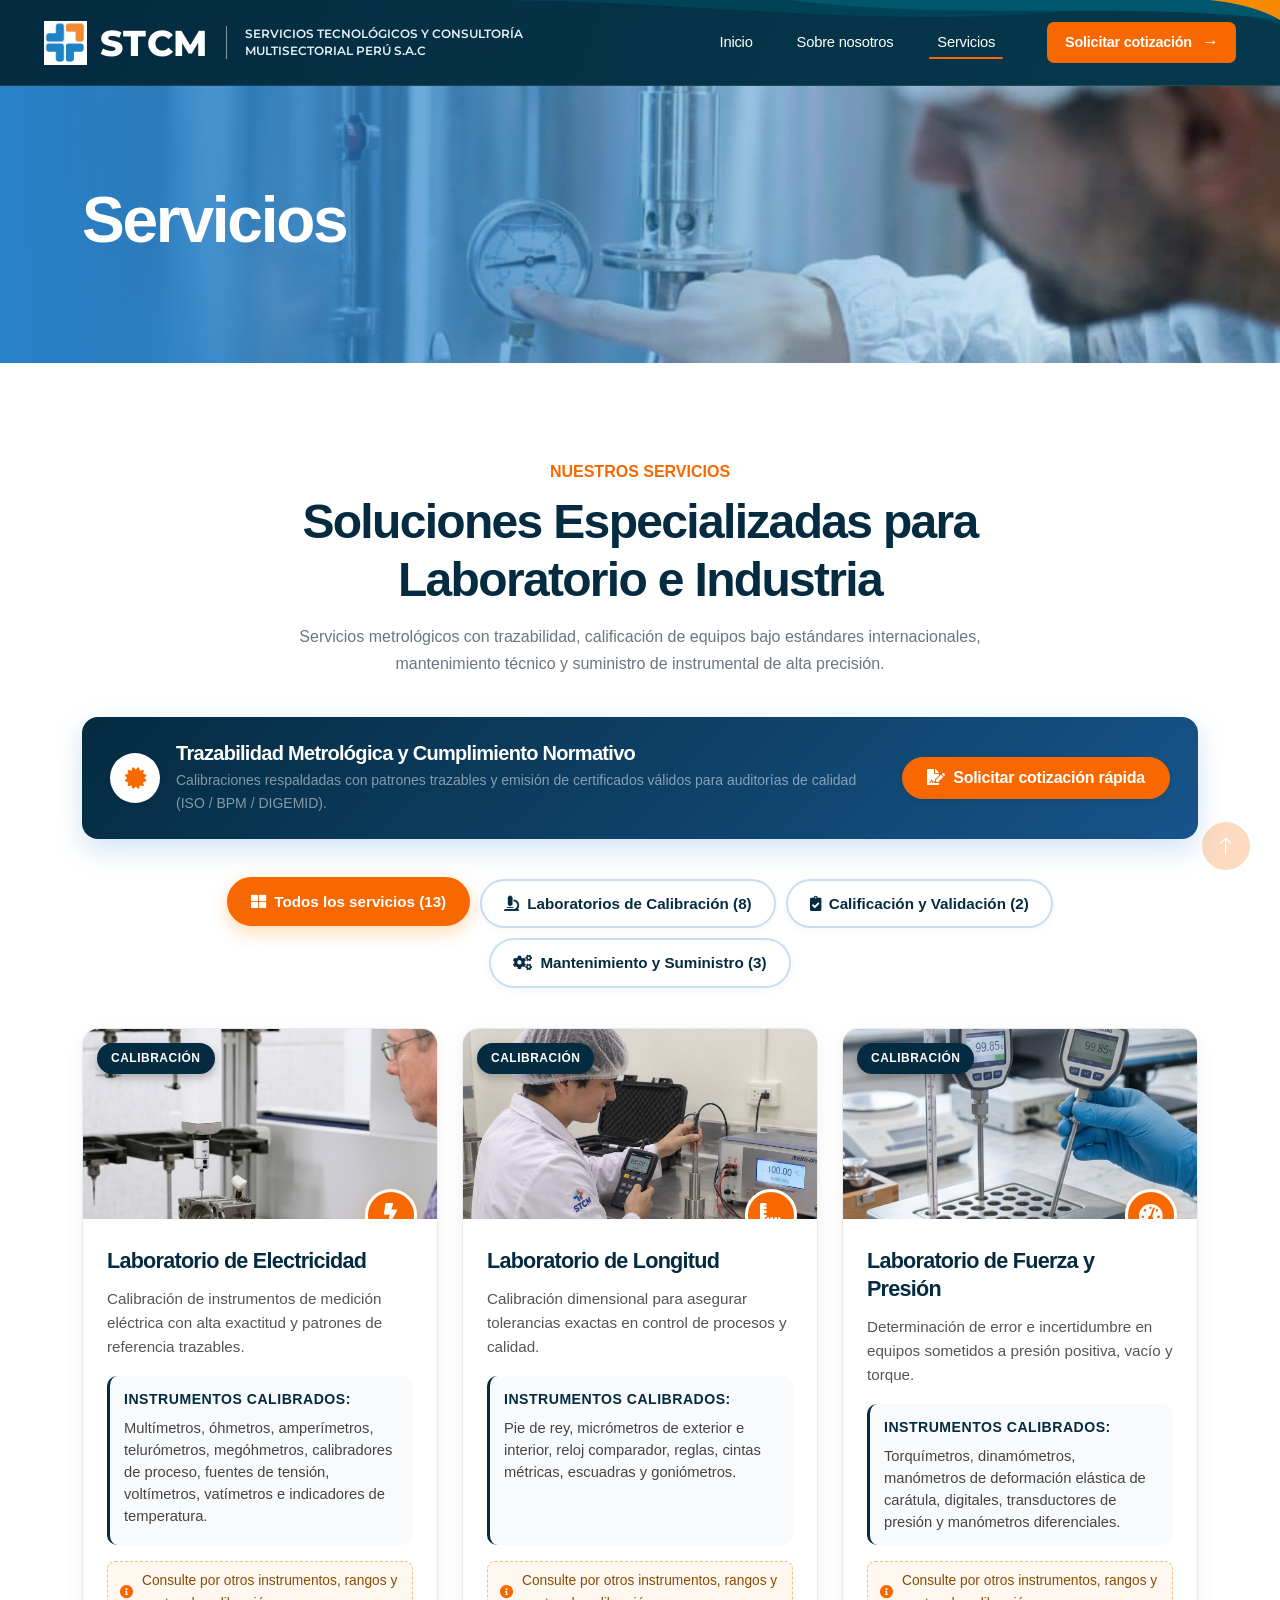
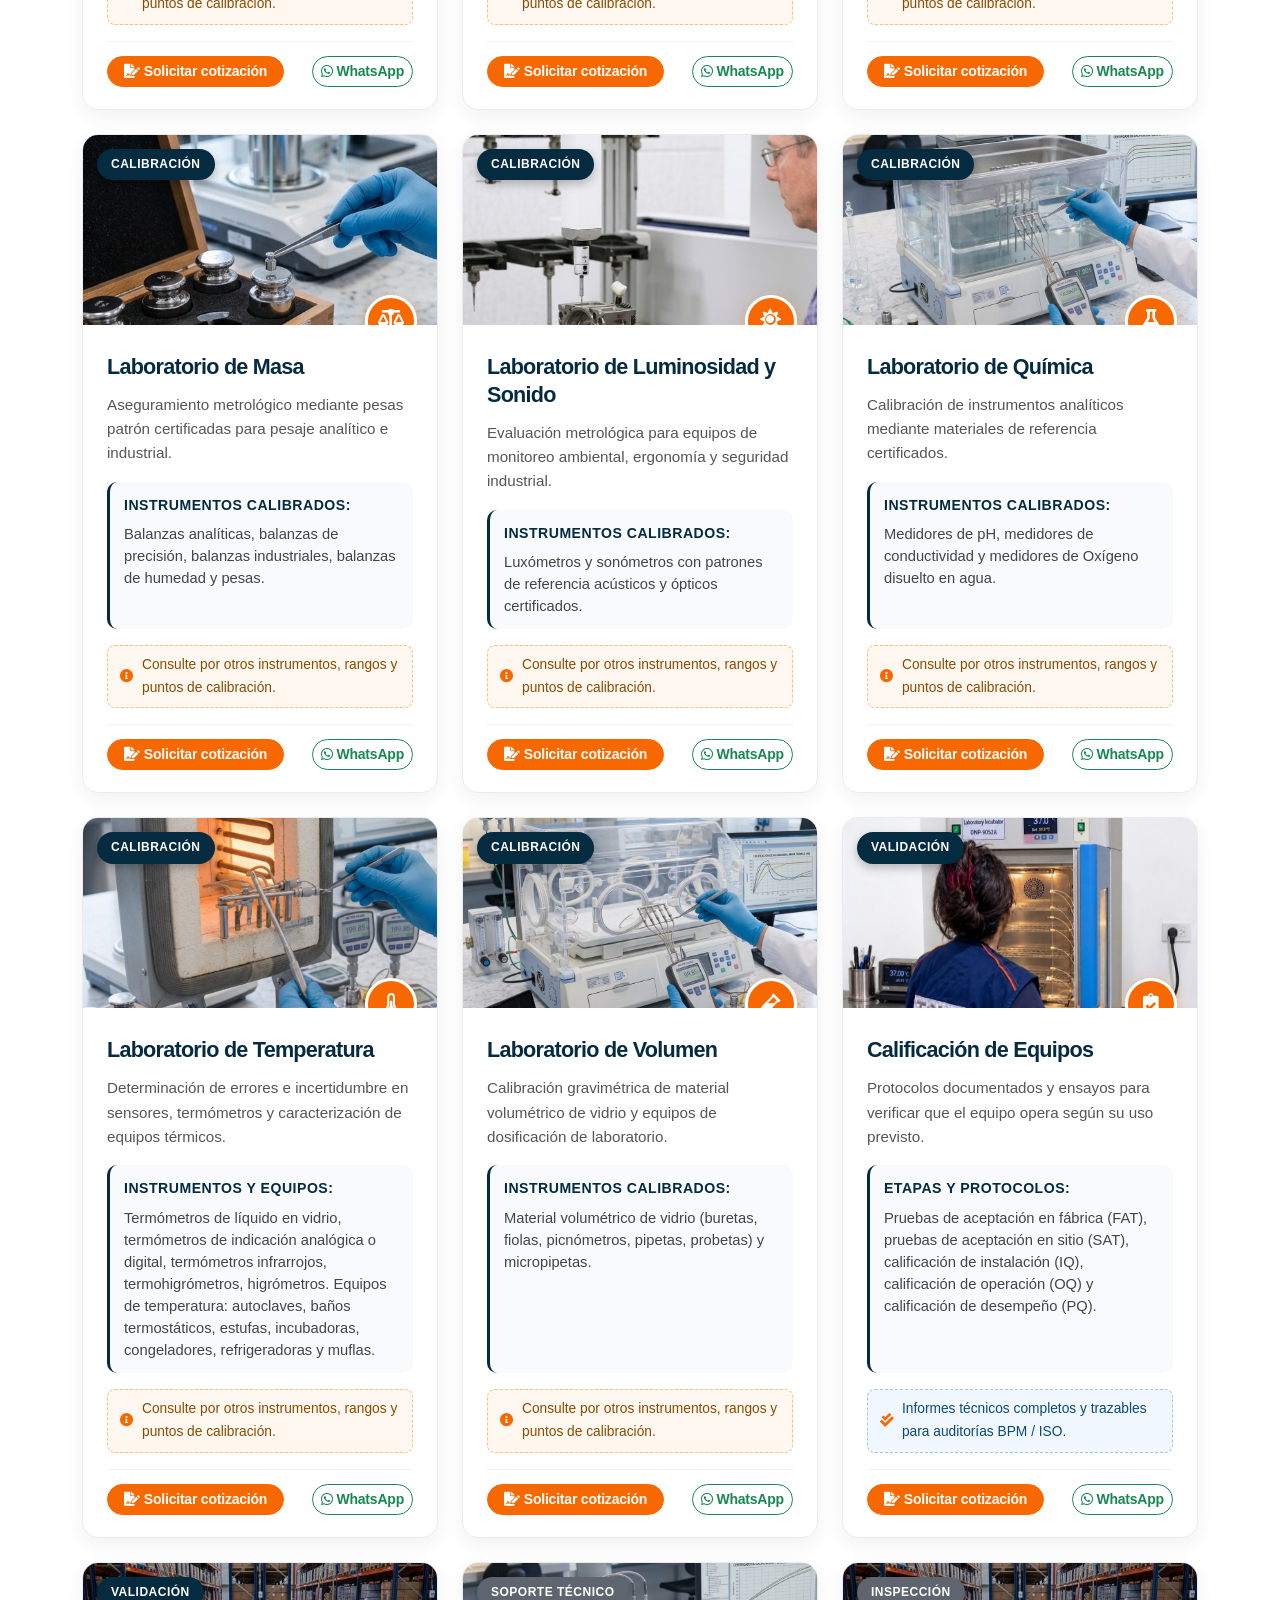
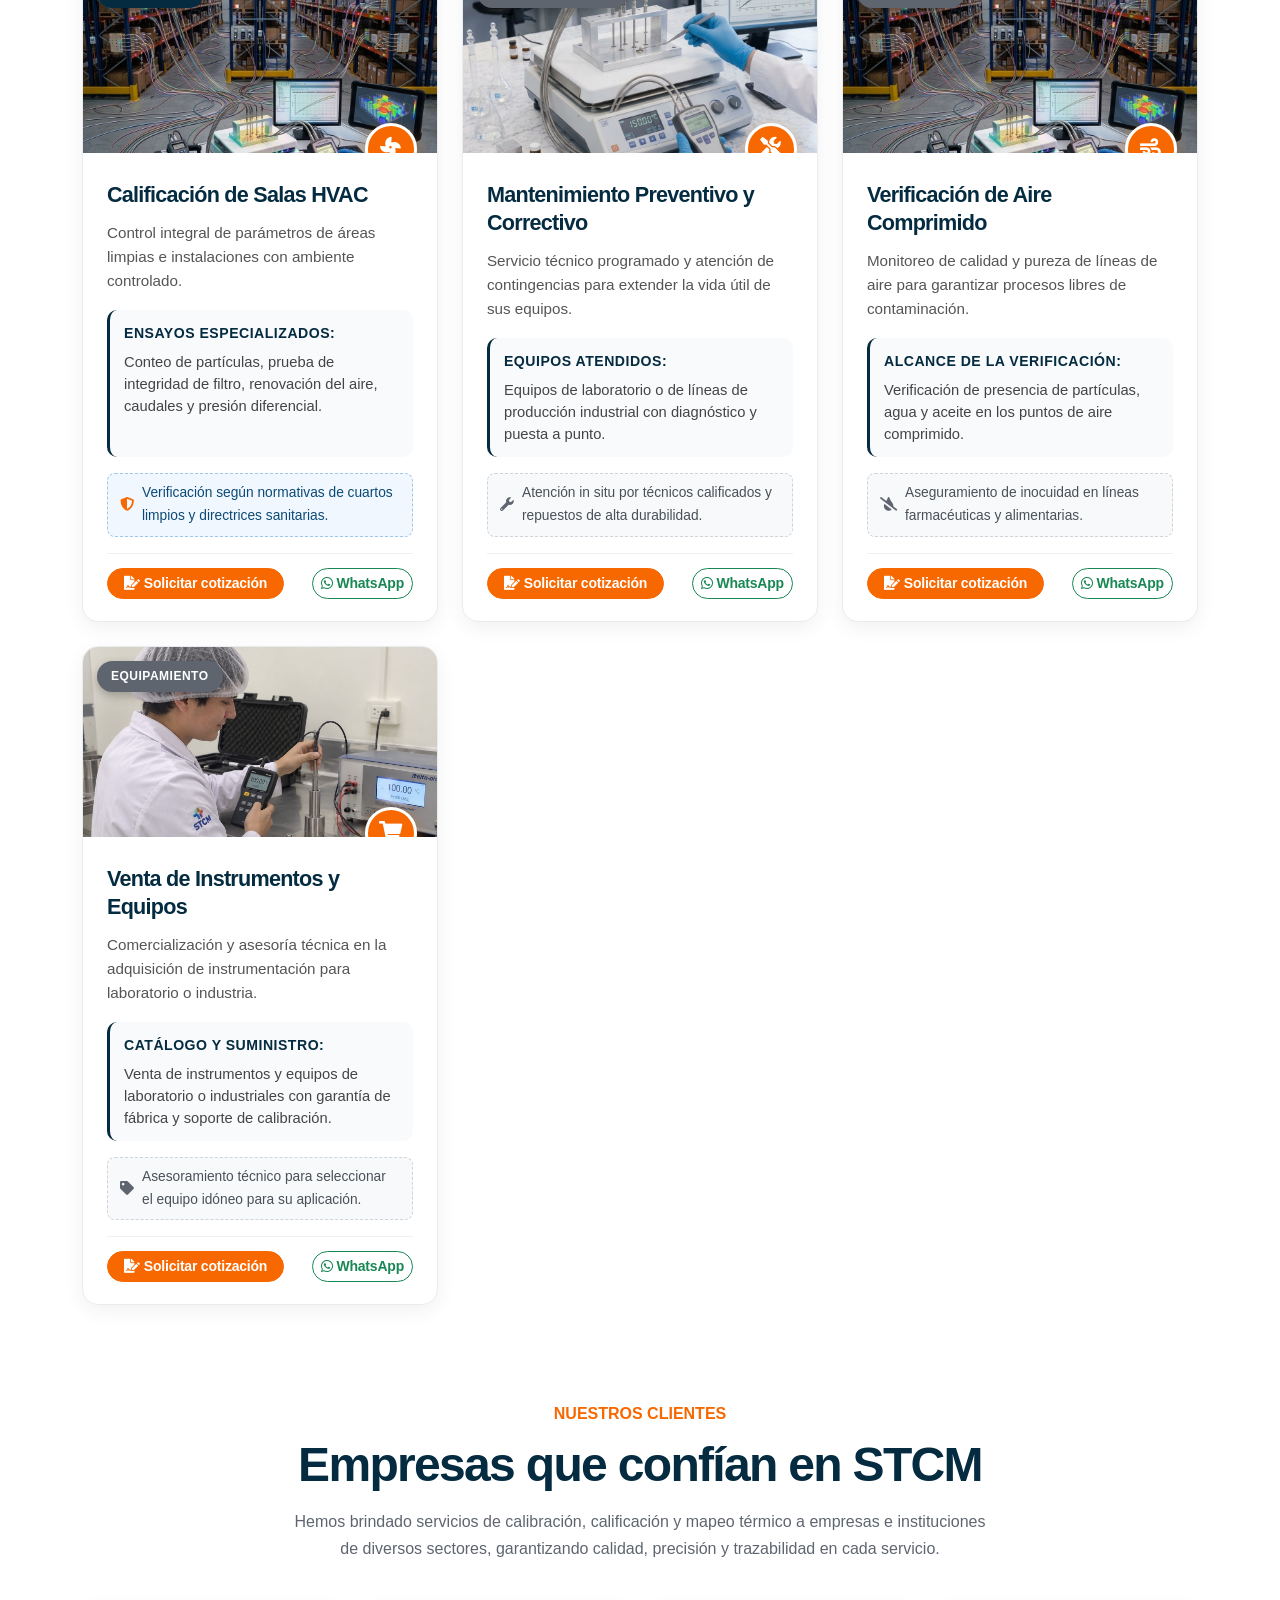
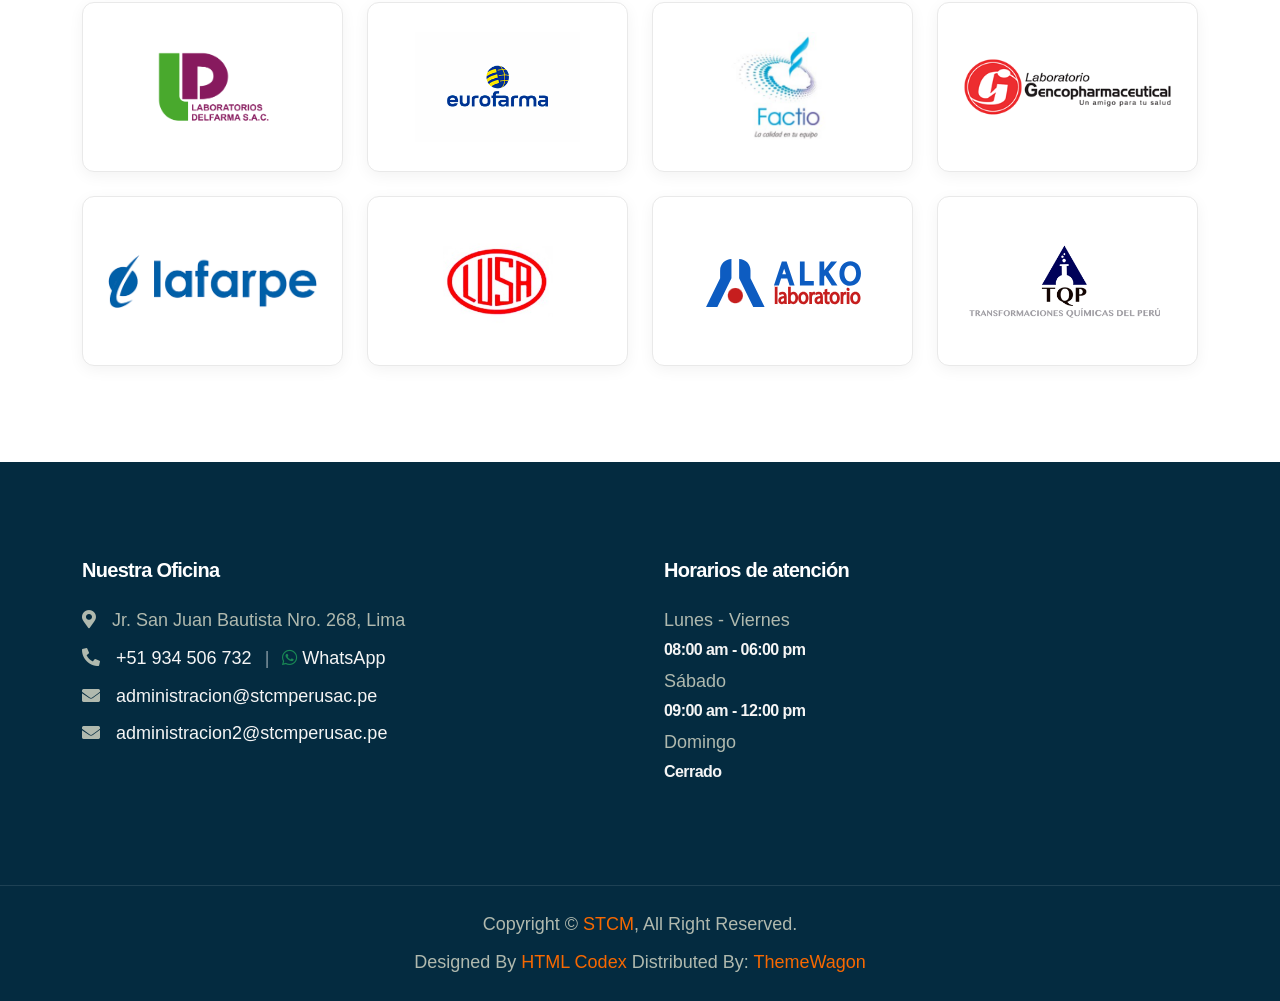
<file: service.html>
<!DOCTYPE html>
<html lang="es">

<head>
    <meta charset="utf-8">
    <title>STCM</title>
    <meta content="width=device-width, initial-scale=1.0" name="viewport">
    <meta content="" name="keywords">
    <meta content="" name="description">

    <!-- Identidad visual: icono mostrado por el navegador -->
    <link href="assets/images/brand/logo.png" rel="icon">

    <!-- Tipografías externas utilizadas por el sitio -->
    <link rel="preconnect" href="https://fonts.googleapis.com">
    <link rel="preconnect" href="https://fonts.gstatic.com" crossorigin>
    <link
        href="https://fonts.googleapis.com/css2?family=Open+Sans:wght@400;500;600&family=Rubik:wght@500;600;700&display=swap"
        rel="stylesheet">

    <!-- Iconos externos de Font Awesome y Bootstrap Icons -->
    <link href="https://cdnjs.cloudflare.com/ajax/libs/font-awesome/5.10.0/css/all.min.css" rel="stylesheet">
    <link href="https://cdn.jsdelivr.net/npm/bootstrap-icons@1.4.1/font/bootstrap-icons.css" rel="stylesheet">

    <!-- Estilos de animaciones y carruseles de terceros -->
    <link href="assets/vendor/animate/animate.min.css" rel="stylesheet">

    <!-- Base visual de Bootstrap personalizada para STCM -->
    <link href="assets/vendor/bootstrap/bootstrap.min.css" rel="stylesheet">

    <!-- Estilos globales compartidos por todas las páginas -->
    <link href="assets/css/main.css" rel="stylesheet">

    <!-- Estilos exclusivos de esta página -->
    <link href="assets/css/pages/services.css" rel="stylesheet">

</head>

<body>
    <!-- Cargador inicial: visible mientras termina de cargar la página -->
    <div id="spinner"
        class="show bg-white position-fixed translate-middle w-100 vh-100 top-50 start-50 d-flex align-items-center justify-content-center">
        <div class="spinner-border text-primary" role="status" style="width: 3rem; height: 3rem;"></div>
    </div>
    <!-- Fin del cargador inicial -->


    <!-- Navegación principal: marca, enlaces y llamada a cotización -->
    <nav class="navbar navbar-expand-lg navbar-light site-header sticky-top">
        <div class="site-header-inner">
            <a href="index.html" class="navbar-brand site-brand" aria-label="STCM - Inicio">
                <span class="site-brand-primary">
                    <img src="assets/images/brand/logo.png" alt="" width="48" height="48">
                    <span class="site-brand-name">STCM</span>
                </span>
                <span class="site-brand-tagline">Servicios Tecnológicos y Consultoría<br>Multisectorial Perú S.A.C</span>
            </a>

            <button type="button" class="navbar-toggler site-menu-toggle" data-bs-toggle="collapse"
                data-bs-target="#navbarCollapse" aria-controls="navbarCollapse" aria-expanded="false"
                aria-label="Abrir menú de navegación">
                <span class="navbar-toggler-icon"></span>
            </button>

            <div class="collapse navbar-collapse site-navigation" id="navbarCollapse">
                <div class="navbar-nav ms-auto">
                <a href="index.html" class="nav-item nav-link">Inicio</a>
                <a href="about.html" class="nav-item nav-link">Sobre nosotros</a>
                <a href="service.html" class="nav-item nav-link active" aria-current="page">Servicios</a>
                <a href="contact.html" class="nav-item nav-link">Solicitar cotización</a>
                </div>
            </div>
        </div>
    </nav>
    <!-- Fin de la navegación principal -->


    <!-- Encabezado interior: título y contexto de la página -->
    <div class="container-fluid page-header py-5 mb-5 wow fadeIn" data-wow-delay="0.1s">
        <div class="container py-5">
            <h1 class="display-3 text-white animated slideInRight">Servicios</h1>
</div>
    </div>
    <!-- Fin del encabezado interior -->


    <!-- Catálogo de servicios técnicos -->
    <div class="container-xxl py-5">
        <div class="container">
            <div class="text-center mx-auto pb-4 wow fadeInUp" data-wow-delay="0.1s" style="max-width: 750px;">
                <p class="fw-medium text-uppercase text-primary mb-2">Nuestros servicios</p>
                <h1 class="display-5 mb-3">Soluciones Especializadas para Laboratorio e Industria</h1>
                <p class="text-muted">Servicios metrológicos con trazabilidad, calificación de equipos bajo estándares internacionales, mantenimiento técnico y suministro de instrumental de alta precisión.</p>
            </div>

            <!-- Banner destacado informativo -->
            <div class="service-highlight-banner d-flex flex-column flex-lg-row align-items-lg-center justify-content-between gap-3 wow fadeInUp" data-wow-delay="0.15s">
                <div class="d-flex align-items-center">
                    <div class="flex-shrink-0 btn-square bg-white text-primary rounded-circle me-3 shadow-sm" style="width: 50px; height: 50px;">
                        <i class="fa fa-certificate fa-lg"></i>
                    </div>
                    <div>
                        <h5 class="text-white mb-1 fw-bold">Trazabilidad Metrológica y Cumplimiento Normativo</h5>
                        <p class="text-white-50 mb-0 small">Calibraciones respaldadas con patrones trazables y emisión de certificados válidos para auditorías de calidad (ISO / BPM / DIGEMID).</p>
                    </div>
                </div>
                <a href="contact.html" class="btn btn-primary text-white rounded-pill px-4 py-2 flex-shrink-0 fw-bold shadow-sm">
                    <i class="fa fa-file-signature me-2"></i>Solicitar cotización rápida
                </a>
            </div>

            <!-- Botones de filtrado interactivo -->
            <div class="service-filter-nav wow fadeInUp" data-wow-delay="0.2s">
                <button type="button" class="service-filter-btn active" data-filter="all">
                    <i class="fa fa-th-large me-2"></i>Todos los servicios (13)
                </button>
                <button type="button" class="service-filter-btn" data-filter="calibracion">
                    <i class="fa fa-microscope me-2"></i>Laboratorios de Calibración (8)
                </button>
                <button type="button" class="service-filter-btn" data-filter="calificacion">
                    <i class="fa fa-clipboard-check me-2"></i>Calificación y Validación (2)
                </button>
                <button type="button" class="service-filter-btn" data-filter="soluciones">
                    <i class="fa fa-cogs me-2"></i>Mantenimiento y Suministro (3)
                </button>
            </div>

            <!-- Grid de servicios -->
            <div class="row g-4" id="servicesGrid">

                <!-- 1. Laboratorio de Electricidad -->
                <div class="col-lg-4 col-md-6 service-card-item wow fadeInUp" data-wow-delay="0.1s" data-category="calibracion">
                    <div class="service-card-modern">
                        <div class="service-card-img-wrap">
                            <img src="assets/images/services/verification.jpeg" alt="Laboratorio de Electricidad">
                            <span class="service-card-badge bg-primary text-white">Calibración</span>
                            <div class="service-card-icon-floating">
                                <i class="fa fa-bolt"></i>
                            </div>
                        </div>
                        <div class="service-card-body">
                            <h3 class="service-card-title">Laboratorio de Electricidad</h3>
                            <p class="service-card-desc">Calibración de instrumentos de medición eléctrica con alta exactitud y patrones de referencia trazables.</p>
                            <div class="service-instruments-list">
                                <strong>Instrumentos calibrados:</strong>
                                <p>Multímetros, óhmetros, amperímetros, telurómetros, megóhmetros, calibradores de proceso, fuentes de tensión, voltímetros, vatímetros e indicadores de temperatura.</p>
                            </div>
                            <div class="service-calib-note">
                                <i class="fa fa-info-circle text-primary"></i>
                                <span>Consulte por otros instrumentos, rangos y puntos de calibración.</span>
                            </div>
                            <div class="service-card-footer">
                                <a href="contact.html" class="btn btn-primary btn-sm rounded-pill px-3 fw-bold">
                                    <i class="fa fa-file-signature me-1"></i>Solicitar cotización
                                </a>
                                <a href="https://wa.me/51934506732?text=Hola,%20solicito%20cotización%20para%20Laboratorio%20de%20Electricidad" target="_blank" rel="noopener noreferrer" class="btn btn-outline-success btn-sm rounded-pill px-2" title="Escribir al WhatsApp">
                                    <i class="fab fa-whatsapp me-1"></i>WhatsApp
                                </a>
                            </div>
                        </div>
                    </div>
                </div>

                <!-- 2. Laboratorio de Longitud -->
                <div class="col-lg-4 col-md-6 service-card-item wow fadeInUp" data-wow-delay="0.2s" data-category="calibracion">
                    <div class="service-card-modern">
                        <div class="service-card-img-wrap">
                            <img src="assets/images/services/calibration.jpeg" alt="Laboratorio de Longitud">
                            <span class="service-card-badge bg-primary text-white">Calibración</span>
                            <div class="service-card-icon-floating">
                                <i class="fa fa-ruler-combined"></i>
                            </div>
                        </div>
                        <div class="service-card-body">
                            <h3 class="service-card-title">Laboratorio de Longitud</h3>
                            <p class="service-card-desc">Calibración dimensional para asegurar tolerancias exactas en control de procesos y calidad.</p>
                            <div class="service-instruments-list">
                                <strong>Instrumentos calibrados:</strong>
                                <p>Pie de rey, micrómetros de exterior e interior, reloj comparador, reglas, cintas métricas, escuadras y goniómetros.</p>
                            </div>
                            <div class="service-calib-note">
                                <i class="fa fa-info-circle text-primary"></i>
                                <span>Consulte por otros instrumentos, rangos y puntos de calibración.</span>
                            </div>
                            <div class="service-card-footer">
                                <a href="contact.html" class="btn btn-primary btn-sm rounded-pill px-3 fw-bold">
                                    <i class="fa fa-file-signature me-1"></i>Solicitar cotización
                                </a>
                                <a href="https://wa.me/51934506732?text=Hola,%20solicito%20cotización%20para%20Laboratorio%20de%20Longitud" target="_blank" rel="noopener noreferrer" class="btn btn-outline-success btn-sm rounded-pill px-2" title="Escribir al WhatsApp">
                                    <i class="fab fa-whatsapp me-1"></i>WhatsApp
                                </a>
                            </div>
                        </div>
                    </div>
                </div>

                <!-- 3. Laboratorio de Fuerza y Presión -->
                <div class="col-lg-4 col-md-6 service-card-item wow fadeInUp" data-wow-delay="0.3s" data-category="calibracion">
                    <div class="service-card-modern">
                        <div class="service-card-img-wrap">
                            <img src="assets/images/services/temperature-calibration.jpeg" alt="Laboratorio de Fuerza y Presión">
                            <span class="service-card-badge bg-primary text-white">Calibración</span>
                            <div class="service-card-icon-floating">
                                <i class="fa fa-tachometer-alt"></i>
                            </div>
                        </div>
                        <div class="service-card-body">
                            <h3 class="service-card-title">Laboratorio de Fuerza y Presión</h3>
                            <p class="service-card-desc">Determinación de error e incertidumbre en equipos sometidos a presión positiva, vacío y torque.</p>
                            <div class="service-instruments-list">
                                <strong>Instrumentos calibrados:</strong>
                                <p>Torquímetros, dinamómetros, manómetros de deformación elástica de carátula, digitales, transductores de presión y manómetros diferenciales.</p>
                            </div>
                            <div class="service-calib-note">
                                <i class="fa fa-info-circle text-primary"></i>
                                <span>Consulte por otros instrumentos, rangos y puntos de calibración.</span>
                            </div>
                            <div class="service-card-footer">
                                <a href="contact.html" class="btn btn-primary btn-sm rounded-pill px-3 fw-bold">
                                    <i class="fa fa-file-signature me-1"></i>Solicitar cotización
                                </a>
                                <a href="https://wa.me/51934506732?text=Hola,%20solicito%20cotización%20para%20Laboratorio%20de%20Fuerza%20y%20Presión" target="_blank" rel="noopener noreferrer" class="btn btn-outline-success btn-sm rounded-pill px-2" title="Escribir al WhatsApp">
                                    <i class="fab fa-whatsapp me-1"></i>WhatsApp
                                </a>
                            </div>
                        </div>
                    </div>
                </div>

                <!-- 4. Laboratorio de Masa -->
                <div class="col-lg-4 col-md-6 service-card-item wow fadeInUp" data-wow-delay="0.1s" data-category="calibracion">
                    <div class="service-card-modern">
                        <div class="service-card-img-wrap">
                            <img src="assets/images/services/balance-calibration.jpeg" alt="Laboratorio de Masa">
                            <span class="service-card-badge bg-primary text-white">Calibración</span>
                            <div class="service-card-icon-floating">
                                <i class="fa fa-balance-scale"></i>
                            </div>
                        </div>
                        <div class="service-card-body">
                            <h3 class="service-card-title">Laboratorio de Masa</h3>
                            <p class="service-card-desc">Aseguramiento metrológico mediante pesas patrón certificadas para pesaje analítico e industrial.</p>
                            <div class="service-instruments-list">
                                <strong>Instrumentos calibrados:</strong>
                                <p>Balanzas analíticas, balanzas de precisión, balanzas industriales, balanzas de humedad y pesas.</p>
                            </div>
                            <div class="service-calib-note">
                                <i class="fa fa-info-circle text-primary"></i>
                                <span>Consulte por otros instrumentos, rangos y puntos de calibración.</span>
                            </div>
                            <div class="service-card-footer">
                                <a href="contact.html" class="btn btn-primary btn-sm rounded-pill px-3 fw-bold">
                                    <i class="fa fa-file-signature me-1"></i>Solicitar cotización
                                </a>
                                <a href="https://wa.me/51934506732?text=Hola,%20solicito%20cotización%20para%20Laboratorio%20de%20Masa" target="_blank" rel="noopener noreferrer" class="btn btn-outline-success btn-sm rounded-pill px-2" title="Escribir al WhatsApp">
                                    <i class="fab fa-whatsapp me-1"></i>WhatsApp
                                </a>
                            </div>
                        </div>
                    </div>
                </div>

                <!-- 5. Laboratorio de Luminosidad y Sonido -->
                <div class="col-lg-4 col-md-6 service-card-item wow fadeInUp" data-wow-delay="0.2s" data-category="calibracion">
                    <div class="service-card-modern">
                        <div class="service-card-img-wrap">
                            <img src="assets/images/services/verification.jpeg" alt="Laboratorio de Luminosidad y Sonido">
                            <span class="service-card-badge bg-primary text-white">Calibración</span>
                            <div class="service-card-icon-floating">
                                <i class="fa fa-sun"></i>
                            </div>
                        </div>
                        <div class="service-card-body">
                            <h3 class="service-card-title">Laboratorio de Luminosidad y Sonido</h3>
                            <p class="service-card-desc">Evaluación metrológica para equipos de monitoreo ambiental, ergonomía y seguridad industrial.</p>
                            <div class="service-instruments-list">
                                <strong>Instrumentos calibrados:</strong>
                                <p>Luxómetros y sonómetros con patrones de referencia acústicos y ópticos certificados.</p>
                            </div>
                            <div class="service-calib-note">
                                <i class="fa fa-info-circle text-primary"></i>
                                <span>Consulte por otros instrumentos, rangos y puntos de calibración.</span>
                            </div>
                            <div class="service-card-footer">
                                <a href="contact.html" class="btn btn-primary btn-sm rounded-pill px-3 fw-bold">
                                    <i class="fa fa-file-signature me-1"></i>Solicitar cotización
                                </a>
                                <a href="https://wa.me/51934506732?text=Hola,%20solicito%20cotización%20para%20Laboratorio%20de%20Luminosidad%20y%20Sonido" target="_blank" rel="noopener noreferrer" class="btn btn-outline-success btn-sm rounded-pill px-2" title="Escribir al WhatsApp">
                                    <i class="fab fa-whatsapp me-1"></i>WhatsApp
                                </a>
                            </div>
                        </div>
                    </div>
                </div>

                <!-- 6. Laboratorio de Química -->
                <div class="col-lg-4 col-md-6 service-card-item wow fadeInUp" data-wow-delay="0.3s" data-category="calibracion">
                    <div class="service-card-modern">
                        <div class="service-card-img-wrap">
                            <img src="assets/images/services/water-bath.jpeg" alt="Laboratorio de Química">
                            <span class="service-card-badge bg-primary text-white">Calibración</span>
                            <div class="service-card-icon-floating">
                                <i class="fa fa-flask"></i>
                            </div>
                        </div>
                        <div class="service-card-body">
                            <h3 class="service-card-title">Laboratorio de Química</h3>
                            <p class="service-card-desc">Calibración de instrumentos analíticos mediante materiales de referencia certificados.</p>
                            <div class="service-instruments-list">
                                <strong>Instrumentos calibrados:</strong>
                                <p>Medidores de pH, medidores de conductividad y medidores de Oxígeno disuelto en agua.</p>
                            </div>
                            <div class="service-calib-note">
                                <i class="fa fa-info-circle text-primary"></i>
                                <span>Consulte por otros instrumentos, rangos y puntos de calibración.</span>
                            </div>
                            <div class="service-card-footer">
                                <a href="contact.html" class="btn btn-primary btn-sm rounded-pill px-3 fw-bold">
                                    <i class="fa fa-file-signature me-1"></i>Solicitar cotización
                                </a>
                                <a href="https://wa.me/51934506732?text=Hola,%20solicito%20cotización%20para%20Laboratorio%20de%20Química" target="_blank" rel="noopener noreferrer" class="btn btn-outline-success btn-sm rounded-pill px-2" title="Escribir al WhatsApp">
                                    <i class="fab fa-whatsapp me-1"></i>WhatsApp
                                </a>
                            </div>
                        </div>
                    </div>
                </div>

                <!-- 7. Laboratorio de Temperatura -->
                <div class="col-lg-4 col-md-6 service-card-item wow fadeInUp" data-wow-delay="0.1s" data-category="calibracion">
                    <div class="service-card-modern">
                        <div class="service-card-img-wrap">
                            <img src="assets/images/services/furnace.jpeg" alt="Laboratorio de Temperatura">
                            <span class="service-card-badge bg-primary text-white">Calibración</span>
                            <div class="service-card-icon-floating">
                                <i class="fa fa-thermometer-half"></i>
                            </div>
                        </div>
                        <div class="service-card-body">
                            <h3 class="service-card-title">Laboratorio de Temperatura</h3>
                            <p class="service-card-desc">Determinación de errores e incertidumbre en sensores, termómetros y caracterización de equipos térmicos.</p>
                            <div class="service-instruments-list">
                                <strong>Instrumentos y equipos:</strong>
                                <p>Termómetros de líquido en vidrio, termómetros de indicación analógica o digital, termómetros infrarrojos, termohigrómetros, higrómetros. Equipos de temperatura: autoclaves, baños termostáticos, estufas, incubadoras, congeladores, refrigeradoras y muflas.</p>
                            </div>
                            <div class="service-calib-note">
                                <i class="fa fa-info-circle text-primary"></i>
                                <span>Consulte por otros instrumentos, rangos y puntos de calibración.</span>
                            </div>
                            <div class="service-card-footer">
                                <a href="contact.html" class="btn btn-primary btn-sm rounded-pill px-3 fw-bold">
                                    <i class="fa fa-file-signature me-1"></i>Solicitar cotización
                                </a>
                                <a href="https://wa.me/51934506732?text=Hola,%20solicito%20cotización%20para%20Laboratorio%20de%20Temperatura" target="_blank" rel="noopener noreferrer" class="btn btn-outline-success btn-sm rounded-pill px-2" title="Escribir al WhatsApp">
                                    <i class="fab fa-whatsapp me-1"></i>WhatsApp
                                </a>
                            </div>
                        </div>
                    </div>
                </div>

                <!-- 8. Laboratorio de Volumen -->
                <div class="col-lg-4 col-md-6 service-card-item wow fadeInUp" data-wow-delay="0.2s" data-category="calibracion">
                    <div class="service-card-modern">
                        <div class="service-card-img-wrap">
                            <img src="assets/images/services/incubator.jpeg" alt="Laboratorio de Volumen">
                            <span class="service-card-badge bg-primary text-white">Calibración</span>
                            <div class="service-card-icon-floating">
                                <i class="fa fa-vial"></i>
                            </div>
                        </div>
                        <div class="service-card-body">
                            <h3 class="service-card-title">Laboratorio de Volumen</h3>
                            <p class="service-card-desc">Calibración gravimétrica de material volumétrico de vidrio y equipos de dosificación de laboratorio.</p>
                            <div class="service-instruments-list">
                                <strong>Instrumentos calibrados:</strong>
                                <p>Material volumétrico de vidrio (buretas, fiolas, picnómetros, pipetas, probetas) y micropipetas.</p>
                            </div>
                            <div class="service-calib-note">
                                <i class="fa fa-info-circle text-primary"></i>
                                <span>Consulte por otros instrumentos, rangos y puntos de calibración.</span>
                            </div>
                            <div class="service-card-footer">
                                <a href="contact.html" class="btn btn-primary btn-sm rounded-pill px-3 fw-bold">
                                    <i class="fa fa-file-signature me-1"></i>Solicitar cotización
                                </a>
                                <a href="https://wa.me/51934506732?text=Hola,%20solicito%20cotización%20para%20Laboratorio%20de%20Volumen" target="_blank" rel="noopener noreferrer" class="btn btn-outline-success btn-sm rounded-pill px-2" title="Escribir al WhatsApp">
                                    <i class="fab fa-whatsapp me-1"></i>WhatsApp
                                </a>
                            </div>
                        </div>
                    </div>
                </div>

                <!-- 9. Calificación de Equipos -->
                <div class="col-lg-4 col-md-6 service-card-item wow fadeInUp" data-wow-delay="0.3s" data-category="calificacion">
                    <div class="service-card-modern">
                        <div class="service-card-img-wrap">
                            <img src="assets/images/services/qualification.jpeg" alt="Calificación de equipos">
                            <span class="service-card-badge bg-dark text-white">Validación</span>
                            <div class="service-card-icon-floating">
                                <i class="fa fa-clipboard-check"></i>
                            </div>
                        </div>
                        <div class="service-card-body">
                            <h3 class="service-card-title">Calificación de Equipos</h3>
                            <p class="service-card-desc">Protocolos documentados y ensayos para verificar que el equipo opera según su uso previsto.</p>
                            <div class="service-instruments-list">
                                <strong>Etapas y protocolos:</strong>
                                <p>Pruebas de aceptación en fábrica (FAT), pruebas de aceptación en sitio (SAT), calificación de instalación (IQ), calificación de operación (OQ) y calificación de desempeño (PQ).</p>
                            </div>
                            <div class="service-calib-note" style="background:#f0f7ff; border-color: rgba(40,129,200,0.4); color:#0c4a75;">
                                <i class="fa fa-check-double text-primary"></i>
                                <span>Informes técnicos completos y trazables para auditorías BPM / ISO.</span>
                            </div>
                            <div class="service-card-footer">
                                <a href="contact.html" class="btn btn-primary btn-sm rounded-pill px-3 fw-bold">
                                    <i class="fa fa-file-signature me-1"></i>Solicitar cotización
                                </a>
                                <a href="https://wa.me/51934506732?text=Hola,%20solicito%20cotización%20para%20Calificación%20de%20Equipos%20(FAT,%20SAT,%20IQ,%20OQ,%20PQ)" target="_blank" rel="noopener noreferrer" class="btn btn-outline-success btn-sm rounded-pill px-2" title="Escribir al WhatsApp">
                                    <i class="fab fa-whatsapp me-1"></i>WhatsApp
                                </a>
                            </div>
                        </div>
                    </div>
                </div>

                <!-- 10. Calificación de Salas HVAC -->
                <div class="col-lg-4 col-md-6 service-card-item wow fadeInUp" data-wow-delay="0.1s" data-category="calificacion">
                    <div class="service-card-modern">
                        <div class="service-card-img-wrap">
                            <img src="assets/images/services/warehouse.jpeg" alt="Calificación de salas HVAC">
                            <span class="service-card-badge bg-dark text-white">Validación</span>
                            <div class="service-card-icon-floating">
                                <i class="fa fa-fan"></i>
                            </div>
                        </div>
                        <div class="service-card-body">
                            <h3 class="service-card-title">Calificación de Salas HVAC</h3>
                            <p class="service-card-desc">Control integral de parámetros de áreas limpias e instalaciones con ambiente controlado.</p>
                            <div class="service-instruments-list">
                                <strong>Ensayos especializados:</strong>
                                <p>Conteo de partículas, prueba de integridad de filtro, renovación del aire, caudales y presión diferencial.</p>
                            </div>
                            <div class="service-calib-note" style="background:#f0f7ff; border-color: rgba(40,129,200,0.4); color:#0c4a75;">
                                <i class="fa fa-shield-alt text-primary"></i>
                                <span>Verificación según normativas de cuartos limpios y directrices sanitarias.</span>
                            </div>
                            <div class="service-card-footer">
                                <a href="contact.html" class="btn btn-primary btn-sm rounded-pill px-3 fw-bold">
                                    <i class="fa fa-file-signature me-1"></i>Solicitar cotización
                                </a>
                                <a href="https://wa.me/51934506732?text=Hola,%20solicito%20cotización%20para%20Calificación%20de%20Salas%20HVAC" target="_blank" rel="noopener noreferrer" class="btn btn-outline-success btn-sm rounded-pill px-2" title="Escribir al WhatsApp">
                                    <i class="fab fa-whatsapp me-1"></i>WhatsApp
                                </a>
                            </div>
                        </div>
                    </div>
                </div>

                <!-- 11. Mantenimiento Preventivo o Correctivo -->
                <div class="col-lg-4 col-md-6 service-card-item wow fadeInUp" data-wow-delay="0.2s" data-category="soluciones">
                    <div class="service-card-modern">
                        <div class="service-card-img-wrap">
                            <img src="assets/images/services/furnace-qualification.jpeg" alt="Mantenimiento preventivo o correctivo">
                            <span class="service-card-badge bg-secondary text-white">Soporte Técnico</span>
                            <div class="service-card-icon-floating">
                                <i class="fa fa-tools"></i>
                            </div>
                        </div>
                        <div class="service-card-body">
                            <h3 class="service-card-title">Mantenimiento Preventivo y Correctivo</h3>
                            <p class="service-card-desc">Servicio técnico programado y atención de contingencias para extender la vida útil de sus equipos.</p>
                            <div class="service-instruments-list">
                                <strong>Equipos atendidos:</strong>
                                <p>Equipos de laboratorio o de líneas de producción industrial con diagnóstico y puesta a punto.</p>
                            </div>
                            <div class="service-calib-note" style="background:#f8f9fa; border-color: #ced4da; color:#495057;">
                                <i class="fa fa-wrench text-secondary"></i>
                                <span>Atención in situ por técnicos calificados y repuestos de alta durabilidad.</span>
                            </div>
                            <div class="service-card-footer">
                                <a href="contact.html" class="btn btn-primary btn-sm rounded-pill px-3 fw-bold">
                                    <i class="fa fa-file-signature me-1"></i>Solicitar cotización
                                </a>
                                <a href="https://wa.me/51934506732?text=Hola,%20solicito%20cotización%20para%20Mantenimiento%20preventivo%20o%20correctivo" target="_blank" rel="noopener noreferrer" class="btn btn-outline-success btn-sm rounded-pill px-2" title="Escribir al WhatsApp">
                                    <i class="fab fa-whatsapp me-1"></i>WhatsApp
                                </a>
                            </div>
                        </div>
                    </div>
                </div>

                <!-- 12. Verificación de Aire Comprimido -->
                <div class="col-lg-4 col-md-6 service-card-item wow fadeInUp" data-wow-delay="0.3s" data-category="soluciones">
                    <div class="service-card-modern">
                        <div class="service-card-img-wrap">
                            <img src="assets/images/services/warehouse.jpeg" alt="Verificación de aire comprimido">
                            <span class="service-card-badge bg-secondary text-white">Inspección</span>
                            <div class="service-card-icon-floating">
                                <i class="fa fa-wind"></i>
                            </div>
                        </div>
                        <div class="service-card-body">
                            <h3 class="service-card-title">Verificación de Aire Comprimido</h3>
                            <p class="service-card-desc">Monitoreo de calidad y pureza de líneas de aire para garantizar procesos libres de contaminación.</p>
                            <div class="service-instruments-list">
                                <strong>Alcance de la verificación:</strong>
                                <p>Verificación de presencia de partículas, agua y aceite en los puntos de aire comprimido.</p>
                            </div>
                            <div class="service-calib-note" style="background:#f8f9fa; border-color: #ced4da; color:#495057;">
                                <i class="fa fa-tint-slash text-secondary"></i>
                                <span>Aseguramiento de inocuidad en líneas farmacéuticas y alimentarias.</span>
                            </div>
                            <div class="service-card-footer">
                                <a href="contact.html" class="btn btn-primary btn-sm rounded-pill px-3 fw-bold">
                                    <i class="fa fa-file-signature me-1"></i>Solicitar cotización
                                </a>
                                <a href="https://wa.me/51934506732?text=Hola,%20solicito%20cotización%20para%20Verificación%20de%20aire%20comprimido" target="_blank" rel="noopener noreferrer" class="btn btn-outline-success btn-sm rounded-pill px-2" title="Escribir al WhatsApp">
                                    <i class="fab fa-whatsapp me-1"></i>WhatsApp
                                </a>
                            </div>
                        </div>
                    </div>
                </div>

                <!-- 13. Venta de Instrumentos y Equipos -->
                <div class="col-lg-4 col-md-6 service-card-item wow fadeInUp" data-wow-delay="0.1s" data-category="soluciones">
                    <div class="service-card-modern">
                        <div class="service-card-img-wrap">
                            <img src="assets/images/services/calibration.jpeg" alt="Venta de instrumentos y equipos">
                            <span class="service-card-badge bg-secondary text-white">Equipamiento</span>
                            <div class="service-card-icon-floating">
                                <i class="fa fa-shopping-cart"></i>
                            </div>
                        </div>
                        <div class="service-card-body">
                            <h3 class="service-card-title">Venta de Instrumentos y Equipos</h3>
                            <p class="service-card-desc">Comercialización y asesoría técnica en la adquisición de instrumentación para laboratorio o industria.</p>
                            <div class="service-instruments-list">
                                <strong>Catálogo y suministro:</strong>
                                <p>Venta de instrumentos y equipos de laboratorio o industriales con garantía de fábrica y soporte de calibración.</p>
                            </div>
                            <div class="service-calib-note" style="background:#f8f9fa; border-color: #ced4da; color:#495057;">
                                <i class="fa fa-tag text-secondary"></i>
                                <span>Asesoramiento técnico para seleccionar el equipo idóneo para su aplicación.</span>
                            </div>
                            <div class="service-card-footer">
                                <a href="contact.html" class="btn btn-primary btn-sm rounded-pill px-3 fw-bold">
                                    <i class="fa fa-file-signature me-1"></i>Solicitar cotización
                                </a>
                                <a href="https://wa.me/51934506732?text=Hola,%20solicito%20cotización%20para%20Venta%20de%20instrumentos%20y%20equipos" target="_blank" rel="noopener noreferrer" class="btn btn-outline-success btn-sm rounded-pill px-2" title="Escribir al WhatsApp">
                                    <i class="fab fa-whatsapp me-1"></i>WhatsApp
                                </a>
                            </div>
                        </div>
                    </div>
                </div>

            </div>
        </div>
    </div>
    <!-- Fin del catálogo de servicios -->


    <!-- Clientes: organizaciones que confían en STCM -->
<div class="container-xxl py-5">
    <div class="container">

        <div class="text-center mx-auto pb-4 wow fadeInUp" data-wow-delay="0.1s" style="max-width: 700px;">
            <p class="fw-medium text-uppercase text-primary mb-2">Nuestros clientes</p>
            <h1 class="display-5 mb-3">Empresas que confían en STCM</h1>
            <p>
                Hemos brindado servicios de calibración, calificación y mapeo térmico
                a empresas e instituciones de diversos sectores, garantizando calidad,
                precisión y trazabilidad en cada servicio.
            </p>
        </div>

        <div class="row g-4 justify-content-center">

            <!-- Cliente 1 -->
            <div class="col-6 col-md-4 col-lg-3">
                <div class="client-card">
                    <img src="assets/images/clients/delfarma.png" class="img-fluid" alt="Cliente 1">
                </div>
            </div>

            <!-- Cliente 2 -->
            <div class="col-6 col-md-4 col-lg-3">
                <div class="client-card">
                    <img src="assets/images/clients/eurofarma.png" class="img-fluid logo-grande" alt="Cliente 2">
                </div>
            </div>

            <!-- Cliente 3 -->
            <div class="col-6 col-md-4 col-lg-3">
                <div class="client-card">
                    <img src="assets/images/clients/factio.png" class="img-fluid logo-grande" alt="Cliente 3">
                </div>
            </div>

            <!-- Cliente 4 -->
            <div class="col-6 col-md-4 col-lg-3">
                <div class="client-card">
                    <img src="assets/images/clients/genco.png" class="img-fluid" alt="Cliente 4">
                </div>
            </div>

            <!-- Cliente 5 -->
            <div class="col-6 col-md-4 col-lg-3">
                <div class="client-card">
                    <img src="assets/images/clients/lafarpe.png" class="img-fluid" alt="Cliente 5">
                </div>
            </div>

            <!-- Cliente 6 -->
            <div class="col-6 col-md-4 col-lg-3">
                <div class="client-card">
                    <img src="assets/images/clients/lusa.jpg" class="img-fluid logo-grande" alt="Cliente 6">
                </div>
            </div>

            <!-- Cliente 7 -->
            <div class="col-6 col-md-4 col-lg-3">
                <div class="client-card">
                    <img src="assets/images/clients/alko.png" class="img-fluid" alt="Cliente 7">
                </div>
            </div>

            <!-- Cliente 8 -->
            <div class="col-6 col-md-4 col-lg-3">
                <div class="client-card">
                    <img src="assets/images/clients/tqp.png" class="img-fluid logo-grande" alt="Cliente 8">
                </div>
            </div>

        </div>

    </div>
</div>
<!-- Fin de clientes -->


    <!-- Pie de página: contacto, navegación y horarios -->
    <div class="container-fluid bg-dark footer mt-5 py-5 wow fadeIn" data-wow-delay="0.1s">
        <div class="container py-5">
            <div class="row g-5">
                <div class="col-lg-6 col-md-6">
                    <h5 class="text-white mb-4">Nuestra Oficina</h5>
                    <p class="mb-2"><i class="fa fa-map-marker-alt me-3"></i>Jr. San Juan Bautista Nro. 268, Lima</p>
                    <p class="mb-2">
                        <i class="fa fa-phone-alt me-3"></i><a href="tel:+51934506732" class="text-light text-decoration-none">+51 934 506 732</a>
                        <span class="mx-2 text-white-50">|</span>
                        <a href="https://wa.me/51934506732" target="_blank" rel="noopener noreferrer" class="text-light text-decoration-none">
                            <i class="fab fa-whatsapp text-success me-1"></i>WhatsApp
                        </a>
                    </p>
                    <p class="mb-2"><i class="fa fa-envelope me-3"></i><a href="mailto:administracion@stcmperusac.pe" class="text-light text-decoration-none">administracion@stcmperusac.pe</a></p>
                    <p class="mb-2"><i class="fa fa-envelope me-3"></i><a href="mailto:administracion2@stcmperusac.pe" class="text-light text-decoration-none">administracion2@stcmperusac.pe</a></p>
                </div>
                <div class="col-lg-6 col-md-6">
                    <h5 class="text-white mb-4">Horarios de atención</h5>
                    <p class="mb-1">Lunes - Viernes</p>
                    <h6 class="text-light">08:00 am - 06:00 pm</h6>
                    <p class="mb-1">Sábado</p>
                    <h6 class="text-light">09:00 am - 12:00 pm</h6>
                    <p class="mb-1">Domingo</p>
                    <h6 class="text-light">Cerrado</h6>
                </div>
</div>
        </div>
    </div>
    <!-- Fin del pie de página -->


    <!-- Créditos legales y de la plantilla -->
    <div class="container-fluid copyright bg-dark py-4">
        <div class="container text-center">
            <p class="mb-2">Copyright &copy; <a class="fw-semi-bold" href="index.html">STCM</a>, All Right Reserved.
            </p>
<p class="mb-0">Designed By <a class="fw-semi-bold" href="https://htmlcodex.com">HTML Codex</a> Distributed
                By: <a href="https://themewagon.com">ThemeWagon</a> </p>
        </div>
    </div>
    <!-- Fin de créditos -->


    <!-- Acción flotante para regresar al inicio -->
    <a href="#" class="btn btn-lg btn-primary btn-lg-square rounded-circle back-to-top"><i
            class="bi bi-arrow-up"></i></a>


    <!-- Dependencias JavaScript de terceros -->
    <script src="https://code.jquery.com/jquery-3.4.1.min.js"></script>
    <script src="https://cdn.jsdelivr.net/npm/bootstrap@5.0.0/dist/js/bootstrap.bundle.min.js"></script>
    <script src="assets/vendor/wow/wow.min.js"></script>

    <!-- Comportamiento compartido del sitio -->
    <script src="assets/js/main.js"></script>

    <!-- Filtrado dinámico de servicios -->
    <script>
        document.addEventListener('DOMContentLoaded', function () {
            var filterBtns = document.querySelectorAll('.service-filter-btn');
            var serviceCards = document.querySelectorAll('.service-card-item');

            filterBtns.forEach(function (btn) {
                btn.addEventListener('click', function () {
                    filterBtns.forEach(function (b) { b.classList.remove('active'); });
                    this.classList.add('active');
                    var targetFilter = this.getAttribute('data-filter');

                    serviceCards.forEach(function (card) {
                        if (targetFilter === 'all' || card.getAttribute('data-category') === targetFilter) {
                            card.style.display = '';
                        } else {
                            card.style.display = 'none';
                        }
                    });
                });
            });
        });
    </script>
</body>

</html>
</file>
<file: assets/css/main.css>
@import url('https://fonts.googleapis.com/css2?family=Montserrat:wght@400;500;600&display=swap');
/********** ESTILOS GLOBALES DEL SITIO **********/
:root {
    --primary: #F86800;
    --secondary: #042B40;
    --light: #EAF3F7;
    --dark: #042B40;
    --accent: #008B96;
}

html,
body {
    width: 100%;
    max-width: 100%;
    overflow-x: hidden;
}

body {
    font-size: 18px; /* +2px sobre el tamaño base estándar (16px) */
    line-height: 1.6;
}

/* Aumento de 2px en el texto de contenido (párrafos, listas, textos de servicios, formularios) sin alterar títulos ni subtítulos */
p,
li,
.service-text p,
.form-control,
.form-select,
.form-floating > label,
.footer p,
.footer a,
.copyright p {
    font-size: 18px;
}

/* Preservar tamaño original en subtítulos de sección y categorías */
p.text-uppercase.text-primary,
p.fw-medium.text-uppercase,
.subtitle,
.section-subtitle {
    font-size: 1rem;
}

/* Párrafo descriptivo del carrusel de portada (+2px: de 20px a 22px) */
#header-carousel .carousel-caption p:not(.text-uppercase) {
    font-size: 22px;
}

#header-carousel .carousel-caption p.text-uppercase {
    font-size: 1.25rem;
}


/*** Identidad visual y colores de STCM ***/
.stcm-font {
    color: #6c757d !important;
    font-family: 'Arial Paneuropean Rounded Bold', 'Arial Rounded MT Bold', 'Montserrat', sans-serif;
    font-weight: 800;
    letter-spacing: 1px;
}

.bg-primary {
    background-color: var(--secondary) !important;
}

.text-primary {
    color: var(--primary) !important;
}

.btn-primary {
    background-color: var(--primary) !important;
    border-color: var(--primary) !important;
}

.btn-primary:hover {
    background-color: #e67300 !important;
    border-color: #e67300 !important;
}

.btn-square.bg-primary,
.flex-shrink-0.bg-primary {
    background-color: var(--primary) !important;
}

.back-to-top:hover {
    background-color: var(--primary) !important;
}

.copyright a {
    color: var(--primary) !important;
}

.copyright a:hover {
    color: var(--secondary) !important;
}

.service-item .btn-light {
    color: var(--secondary) !important;
}

.service-item .btn-light:hover {
    color: #fff !important;
    background-color: var(--primary) !important;
    border-color: var(--primary) !important;
}

/*** Indicador de experiencia: integra el dato con el fondo de la sección ***/
.experience-badge {
    color: var(--secondary);
    background-color: #fff;
}

.experience-badge h1,
.experience-badge h5 {
    color: var(--secondary);
}

.text-dark {
    color: var(--secondary) !important;
}

.bg-dark {
    background-color: var(--dark) !important;
}

.stcm-nav-name {
    margin-left: 40px;
    color: #fff;
    font-size: 26px;
    font-weight: 700;
    letter-spacing: .5px;
    white-space: nowrap;
    text-shadow: 0 1px 3px rgba(0, 0, 0, .3);
}
.back-to-top {
    position: fixed;
    display: none;
    right: 30px;
    bottom: 30px;
    z-index: 99;
}

h1,
h2,
h3,
h4,
h5,
h6,
.h1,
.h2,
.h3,
.h4,
.h5,
.h6 {
    color: var(--secondary);
}

h1,
h2,
.h1,
.h2,
.fw-bold {
    font-weight: 700 !important;
}

h3,
h4,
.h3,
.h4,
.fw-medium {
    font-weight: 600 !important;
}

h5,
h6,
.h5,
.h6,
.fw-semi-bold {
    font-weight: 500 !important;
}


/*** Cargador inicial ***/
#spinner {
    opacity: 0;
    visibility: hidden;
    transition: opacity .5s ease-out, visibility 0s linear .5s;
    z-index: 99999;
}

#spinner.show {
    transition: opacity .5s ease-out, visibility 0s linear 0s;
    visibility: visible;
    opacity: 1;
}


/*** Botones y acciones ***/
.btn {
    transition: .5s;
    font-weight: 500;
}

.btn-primary,
.btn-outline-primary:hover {
    color: #FFFFFF;
}

.btn-square {
    width: 38px;
    height: 38px;
}

.btn-sm-square {
    width: 32px;
    height: 32px;
}

.btn-lg-square {
    width: 48px;
    height: 48px;
}

.btn-square,
.btn-sm-square,
.btn-lg-square {
    padding: 0;
    display: flex;
    align-items: center;
    justify-content: center;
    font-weight: normal;
}

/*** Navegación principal ***/
.site-header {
    top: 0 !important;
    width: 100%;
    padding: 0;
    background-color: var(--secondary);
    box-shadow: 0 4px 14px rgba(40, 129, 200, .16);
    z-index: 1030;
}

.site-header-inner {
    display: flex;
    flex-wrap: wrap;
    align-items: stretch;
    width: 100%;
    min-width: 0;
}

.site-header .site-brand {
    position: relative;
    display: flex;
    flex-direction: row;
    align-items: center;
    gap: 14px;
    flex: 0 0 520px;
    width: 520px;
    min-height: 86px;
    padding: 10px 18px;
    background: transparent !important;
    text-decoration: none;
    z-index: 2;
}

.site-header .site-brand::after {
    position: absolute;
    top: 0;
    right: -29px;
    display: block;
    width: 58px;
    height: 100%;
    background-color: var(--primary);
    clip-path: polygon(42% 0, 100% 0, 58% 100%, 0 100%);
    content: "";
    z-index: 2;
}

.site-brand-primary {
    display: flex;
    align-items: center;
    gap: 12px;
    line-height: 1;
    flex-shrink: 0;
}

.site-brand-primary img {
    flex: 0 0 auto;
    width: 35px;
    height: 35px;
    object-fit: contain;
}

.site-brand-name {
    color: #FFFFFF;
    font-family: 'Arial Paneuropean Rounded Bold', 'Arial Rounded MT Bold', 'Montserrat', sans-serif;
    font-size: 1.9rem;
    font-weight: 800;
    letter-spacing: 1px;
    white-space: nowrap;
}

.site-brand-tagline {
    display: block;
    margin-top: 0;
    margin-left: 18px;
    padding-left: 18px;
    color: #E6F1F6;
    font-family: 'Roboto Condensed', 'Arial Narrow', Arial, sans-serif;
    font-size: .92rem;
    font-weight: 700;
    line-height: 1.2;
    text-align: left;
    text-transform: uppercase;
    border-left: 2px solid rgba(255,255,255,.45);
}

.site-navigation {
    min-width: 0;
    padding: 0 24px 0 38px;
}

.site-navigation .navbar-nav {
    align-items: center;
    gap: 24px;
}

.site-navigation .nav-link {
    margin: 0;
    padding: 24px 0;
    color: #fff !important;
    font-size: 1.2rem;
    font-weight: 600;
    line-height: 1.25;
    text-align: center;
    white-space: nowrap;
    outline: none;
    transition: color .2s ease, background-color .2s ease;
}

.site-navigation .nav-link:hover,
.site-navigation .nav-link.active {
    color: var(--primary) !important;
}

.site-menu-toggle {
    align-self: center;
    margin: 0 16px 0 auto;
    padding: 8px 10px;
    background-color: #fff;
    border: 0;
    border-radius: 4px;
}

@media (max-width: 1199.98px) and (min-width: 992px) {
    .site-header .site-brand {
     flex-basis: 440px;
        width: 440px;
        min-height: 76px;
        padding-inline: 12px;
    }

    .site-brand-primary img {
        width: 32px;
        height: 32px;
    }

    .site-brand-name {
        font-size: 1.65rem;
    }

    .site-brand-tagline {
        font-size: calc(.47rem + 2px);
    }

    .site-navigation {
        padding: 0 12px 0 30px;
    }

    .site-navigation .navbar-nav {
        gap: 12px;
    }

    .site-navigation .nav-link {
        font-size: 1.05rem;
    }
}

@media (max-width: 991.98px) {
    .site-header-inner {
        align-items: center;
    }

    .site-header .site-brand {
        flex: 0 1 292px;
        width: min(292px, calc(100% - 72px));
        min-height: 68px;
        padding: 4px 12px;
    }

    .site-navigation {
        flex-basis: 100%;
        width: 100%;
        padding: 8px 16px 16px;
        background-color: var(--secondary);
        border-top: 1px solid rgba(255, 255, 255, .24);
    }

    .site-navigation .navbar-nav {
        align-items: stretch;
        gap: 5px;
        padding: 0;
        border: 0;
    }

    .site-navigation .nav-link {
        width: 100%;
        padding: 11px 16px;
        border-radius: 4px;
        font-size: 1.05rem;
        text-align: center;
    }

    .site-navigation .nav-link:hover,
    .site-navigation .nav-link.active {
        color: #fff !important;
        background-color: rgba(255, 255, 255, .14);
    }

}

@media (max-width: 575.98px) {
    .site-header .site-brand {
        flex-basis: 250px;
        width: min(250px, calc(100% - 64px));
        min-height: 65px;
        padding: 4px 8px;
    }

    .site-header .site-brand::after {
        right: -20px;
        width: 40px;
    }

    .site-brand-primary {
        gap: 8px;
    }

    .site-brand-primary img {
        width: 27px;
        height: 27px;
    }

    .site-brand-name {
        font-size: 1.45rem;
    }

    .site-brand-tagline {
        margin-top: 3px;
        font-size: calc(.49rem + 2px);
        line-height: 1.2;
    }

    .site-menu-toggle {
        margin-right: 10px;
        padding: 7px 8px;
    }
}

/* Evita que bloques flexibles con texto amplíen el ancho de la página en móviles. */
.d-flex > .ms-3 {
    flex: 1 1 auto;
    width: 0;
    min-width: 0;
}

@media (max-width: 359.98px) {
    .site-header .site-brand {
        flex-basis: 220px;
        width: min(220px, calc(100% - 58px));
    }

    .site-brand-name {
        font-size: 1.3rem;
    }

    .site-brand-tagline {
        font-size: calc(.39rem + 2px);
    }
}


/*** Portadas y encabezados interiores ***/
.carousel-caption {
    top: 0;
    left: 0;
    right: 0;
    bottom: 0;
    display: flex;
    align-items: center;
    background: linear-gradient(to right, rgba(4, 43, 64, .94) 0%, rgba(4, 43, 64, .72) 38%, rgba(4, 43, 64, .12) 100%);
    z-index: 1;
}

.carousel-control-prev,
.carousel-control-next {
    width: 15%;
}

.carousel-control-prev-icon,
.carousel-control-next-icon {
    width: 3.5rem;
    height: 3.5rem;
    background-color: var(--primary);
    border: 15px solid var(--primary);
    border-radius: 3.5rem;
}

@media (max-width: 768px) {
    #header-carousel .carousel-item {
        position: relative;
        min-height: 450px;
    }
    
    #header-carousel .carousel-item img {
        position: absolute;
        width: 100%;
        height: 100%;
        object-fit: cover;
    }
}

.page-header {
    background: linear-gradient(to right, rgba(40, 129, 200, 1) 0%, rgba(40, 129, 200, 0) 100%), url(../images/shared/carousel-2.jpg) center center no-repeat;
    background-size: cover;
}

.page-header .breadcrumb-item+.breadcrumb-item::before {
    color: var(--light);
}

.page-header .breadcrumb-item,
.page-header .breadcrumb-item a {
    font-size: 18px;
    color: var(--light);
}


/*** Tarjetas de servicios ***/
.service-item {
    position: relative;
    margin: 65px 0 25px 0;
    box-shadow: 0 0 45px rgba(0, 0, 0, .07);
}

.service-item .service-img {
    position: absolute;
    padding: 12px;
    width: 130px;
    height: 130px;
    top: -65px;
    left: 50%;
    transform: translateX(-50%);
    background: #FFFFFF;
    box-shadow: 0 0 45px rgba(0, 0, 0, .09);
    z-index: 2;
}

.service-item .service-detail {
    position: absolute;
    width: 100%;
    height: 100%;
    top: 0;
    left: 0;
    overflow: hidden;
    z-index: 1;
}

.service-item .service-title {
    position: absolute;
    padding: 65px 30px 25px 30px;
    width: 100%;
    height: 100%;
    top: 0;
    left: 0;
    display: flex;
    flex-direction: column;
    align-items: center;
    justify-content: center;
    text-align: center;
    background: #FFFFFF;
    transition: .5s;
}

.service-item:hover .service-title {
    top: -100%;
}

.service-item .service-text {
    position: absolute;
    overflow: hidden;
    padding: 65px 30px 25px 30px;
    width: 100%;
    height: 100%;
    top: 100%;
    left: 0;
    display: flex;
    align-items: center;
    text-align: center;
    background: rgba(40, 129, 200, .7);
    transition: .5s;
}

.service-item:hover .service-text {
    top: 0;
}

.service-item .service-text::before {
    position: absolute;
    content: "";
    width: 100%;
    height: 100px;
    top: -100%;
    left: 0;
    transform: skewY(-12deg);
    background: #FFFFFF;
    transition: .5s;
}

.service-item:hover .service-text::before {
    top: -55px;
}

.service-item .btn {
    position: absolute;
    width: 130px;
    height: 50px;
    left: 50%;
    bottom: -25px;
    transform: translateX(-50%);
    display: flex;
    align-items: center;
    justify-content: center;
    color: var(--secondary);
    background: #FFFFFF;
    border: none;
    box-shadow: 0 0 45px rgba(0, 0, 0, .09);
    z-index: 2;
}

.service-item .btn:hover {
    color: #FFFFFF;
    background: var(--primary);
}


/*** Pie de página y créditos ***/
.footer {
    color: #B0B9AE;
}

.footer a {
    color: #e9ecef;
    transition: color .2s ease;
}

.footer a:hover {
    color: var(--primary) !important;
    text-decoration: underline;
}

.copyright {
    color: #B0B9AE;
    border-top: 1px solid rgba(255, 255, 255, .1);
}

.logo-grande{
    max-height: 110px !important;
}

.team-photo-main{
    width: 200px !important;
    height: auto;
    display: block;
    margin: 0 auto;
}
/* ========================================
   STCM - ENCABEZADO CORPORATIVO
   DISEÑO A
   ======================================== */

.site-header {
    background:
        url("data:image/svg+xml,%3Csvg xmlns='http://www.w3.org/2000/svg' viewBox='0 0 800 40'%3E%3Cpath fill='%23004256' d='M0 0 C220 0 370 28 580 12 Q720 0 800 25 V0Z'/%3E%3Cpath fill='%2300566D' d='M310 0 C480 22 650 0 800 20 V0Z'/%3E%3Cpath fill='%23F88A00' d='M730 0 Q775 5 800 20 V0Z'/%3E%3C/svg%3E")
        no-repeat top right / 800px 40px,
        linear-gradient(110deg, #042B40, #06384C)
        !important;

    border-bottom: 1px solid rgba(255,255,255,.1);
    box-shadow: none;
}

.site-header-inner {
    align-items: center;
    max-width: 100%;
    margin: 0 auto;
    padding: 0 clamp(20px, 3.4vw, 65px);
    min-height: 85px;
}

/* Identidad corporativa */

.site-header .site-brand {
    display: flex;
    flex-direction: row;
    align-items: center;
    justify-content: flex-start;
    flex: 0 1 auto;
    width: auto;
    min-height: 85px;
    gap: 0;
    margin: 0;
    padding: 10px 0;
    background: transparent !important;
}

.site-header .site-brand::after {
    display: none !important;
}

.site-brand-primary {
    display: flex;
    align-items: center;
    gap: 12px;
}

.site-brand-primary img {
    width: 44px;
    height: 44px;
    object-fit: contain;
}

.site-brand-name {
    color: #FFFFFF !important;
    font-size: 2.25rem;
    font-weight: 800;
    letter-spacing: .5px;
}

.site-brand-tagline {
    color: #E6F1F6 !important;
    font-family: 'Montserrat', Arial, sans-serif;
    font-size: .73rem;
    font-weight: 600;
    line-height: 1.4;
    text-align: left;
    white-space: nowrap;
    margin: 0 0 0 18px;
    padding-left: 18px;
    border-left: 1px solid rgba(255,255,255,.5);
}

/* Navegación */

.site-navigation {
    padding: 0 0 0 24px;
}

.site-navigation .navbar-nav {
    gap: 28px;
    align-items: center;
}

.site-navigation .nav-link {
    color: #FFFFFF !important;
    font-size: .95rem;
    font-weight: 500;
    padding: 10px 0;
    transition: color .2s ease;
}

.site-navigation .nav-link:hover {
    color: #FFAA65 !important;
}

.site-navigation .nav-link.active {
    position: relative;
    color: #FFFFFF !important;
    box-shadow: none;
}

/* Indicador de página activa */

.site-navigation .nav-link.active:not([href="contact.html"])::after {
    content: "";
    position: absolute;
    bottom: 3px;
    left: 0;
    right: 0;
    height: 2px;
    border-radius: 2px;
    background: #F86800;
}

/* Botón de cotización */

.site-navigation .nav-link[href="contact.html"] {
    display: inline-flex;
    align-items: center;
    justify-content: center;
    gap: 10px;
    padding: 10px 18px;
    color: #FFFFFF !important;
    background: #F86800;
    border-radius: 7px;
    font-size: .9rem;
    font-weight: 600;
}

.site-navigation .nav-link[href="contact.html"]::after {
    content: "\2192";
    font-size: 1.05rem;
}

.site-navigation .nav-link[href="contact.html"]:hover {
    background: #D95700;
}

/* Adaptación para laptops */
@media (min-width: 992px) {
    .site-navigation .nav-link[href="contact.html"] {
        margin-left: 16px;
    }
}
@media (min-width: 992px) and (max-width: 1199.98px) {
    .site-header-inner {
        padding: 0 16px;
    }

    .site-brand-name {
        font-size: 1.85rem;
    }

    .site-brand-primary img {
        width: 36px;
        height: 36px;
    }

    .site-brand-tagline {
        font-size: .62rem;
        margin-left: 10px;
        padding-left: 10px;
    }

    .site-navigation .navbar-nav {
        gap: 14px;
    }

    .site-navigation .nav-link {
        font-size: .85rem;
    }
}

/* Adaptación para tablets y celulares */

@media (max-width: 991.98px) {
    .site-header-inner {
        min-height: 72px;
        padding: 0 16px;
    }

    .site-header .site-brand {
        min-height: 72px;
    }

    .site-brand-name {
        font-size: 1.9rem;
    }

    .site-brand-primary img {
        width: 36px;
        height: 36px;
    }

    .site-navigation {
        padding: 12px 0 18px;
        background: transparent;
    }

    .site-navigation .navbar-nav {
        gap: 8px;
        align-items: stretch;
    }

    .site-navigation .nav-link {
        padding: 12px;
        text-align: center;
    }

    .site-navigation .nav-link.active::after {
        display: none;
    }

    .site-menu-toggle {
        margin-right: 0;
    }
}

@media (max-width: 575.98px) {
    .site-brand-tagline {
        display: none;
    }

    .site-brand-name {
        font-size: 1.7rem;
    }

    .site-header {
        background-size: 350px 25px, cover !important;
    }
}
/* STCM - Logotipo corporativo vectorial */

.site-header .site-brand {
    display: flex;
    align-items: center;
    justify-content: flex-start;
    flex: 0 1 auto;
    min-width: 0;
    padding: 10px 0;
}

.site-brand-logo {
    display: block;
    width: 420px;
    max-width: 100%;
    height: auto;
    object-fit: contain;
}

/* Laptops */

@media (min-width: 992px) and (max-width: 1199.98px) {
    .site-brand-logo {
        width: 340px;
    }
}

/* Tablets */

@media (min-width: 576px) and (max-width: 991.98px) {
    .site-brand-logo {
        width: 360px;
    }
}

/* Celulares */

@media (max-width: 575.98px) {
    .site-brand-logo {
        width: min(290px, calc(100vw - 96px));
    }
}
/* ========================================
   STCM - IDENTIDAD TIPOGRÁFICA
   ======================================== */

:root {
    --font-body: 'Inter', Arial, sans-serif;
    --font-heading: 'Manrope', Arial, sans-serif;
}

/* Texto general */

body {
    font-family: var(--font-body);
    font-size: 16px;
    font-weight: 400;
    line-height: 1.65;
}

/* Títulos */

h1, h2, h3, h4, h5, h6,
.display-1, .display-2, .display-3,
.display-4, .display-5, .display-6 {
    font-family: var(--font-heading);
    font-weight: 700 !important;
    letter-spacing: -.035em;
}

/* Párrafos */

p, li {
    font-family: var(--font-body);
    font-size: 16px;
    line-height: 1.65;
}

/* Menú superior */

.site-navigation .nav-link {
    font-family: var(--font-body);
    font-size: .92rem;
    font-weight: 500;
    letter-spacing: -.015em;
}

/* Botones */

.btn,
.site-navigation .nav-link[href="contact.html"] {
    font-family: var(--font-body);
    font-weight: 600;
    letter-spacing: -.015em;
}

/* Texto de portada */

#header-carousel .carousel-caption p:not(.text-uppercase) {
    font-size: 18px;
    font-weight: 400;
    line-height: 1.65;
}

#header-carousel .carousel-caption p.text-uppercase {
    font-size: .85rem;
    font-weight: 600;
    letter-spacing: .10em;
}
/* ========================================
   STCM - ENCABEZADO CORPORATIVO V5
   ======================================== */

.stcm-header {
    position: sticky;
    top: 0;
    z-index: 1030;
    isolation: isolate;
    overflow: hidden;
    min-height: 96px;
    background: linear-gradient(
        105deg,
        #031E30,
        #042B40 65%,
        #05354A
    );
}

/* Iluminación ambiental */

.stcm-header::before {
    content: "";
    position: absolute;
    z-index: -1;
    inset: 0;
    background: radial-gradient(
        ellipse 340px 110px
        at calc(100% - 66px) 115%,
        #087D98A0 0%,
        #05637E55 40%,
        transparent 82%
    );
    pointer-events: none;
}

/* Cinta original */

.stcm-ribbon {
    position: absolute;
    right: 0;
    bottom: 0;
    width: 250px;
    height: auto;
    z-index: -1;
    pointer-events: none;
}

/* Distribución general */

.stcm-inner {
    display: flex;
    align-items: center;
    justify-content: space-between;
    gap: 22px;
    padding: 15px 155px 15px 28px;
    min-height: 96px;
}

/* Identidad corporativa */

.stcm-brand {
    display: flex;
    align-items: center;
    gap: 12px;
    flex-shrink: 0;
    color: #FFFFFF !important;
    text-decoration: none !important;
}

.stcm-symbol {
    width: 52px;
    height: 52px;
    object-fit: contain;
}

.stcm-word {
    font-family: Arial, sans-serif;
    font-size: 46px;
    font-weight: 900;
    letter-spacing: 1px;
    line-height: 1;
}

.stcm-description {
    display: grid;
    gap: 6px;
    border-left: 2px solid #FF9900;
    padding-left: 17px;
    margin-left: 5px;
    white-space: nowrap;
}

.stcm-description span {
    font-family: 'Montserrat', Arial, sans-serif;
    font-size: 13px;
    font-weight: 500;
    letter-spacing: 1.2px;
    line-height: 1.35;
    color: #FFFFFF;
}

/* Navegación */

.stcm-menu {
    display: flex;
    align-items: center;
    gap: 25px;
    white-space: nowrap;
}

.stcm-menu a {
    font-family: Arial, sans-serif;
    font-size: 14px;
    font-weight: 600;
    color: #FFFFFF;
    text-decoration: none;
    padding: 10px 0;
}

.stcm-menu a.active {
    border-bottom: 2px solid #FF9200;
}

.stcm-menu a:hover {
    color: #FFBF85;
}

/* Botón naranja mineral */

.stcm-menu a.stcm-cta {
    display: inline-flex;
    align-items: center;
    justify-content: space-between;
    gap: 18px;
    padding: 13px 17px;
    margin-left: 5px;
    border-radius: 10px;
    background: linear-gradient(
        105deg, #BE4908, #EB7614
    );
    color: #FFFFFF;
    box-shadow: none;
}

.stcm-menu a.stcm-cta:hover {
    background: linear-gradient(
        105deg, #A83F06, #D9640C
    );
}

.stcm-cta svg {
    width: 21px;
    height: 21px;
    flex: none;
}

/* Menú móvil */

.stcm-toggle {
    display: none;
    background: transparent;
    color: #FFFFFF;
    border: 1px solid #FFFFFF66;
    border-radius: 6px;
    font-size: 23px;
    padding: 4px 12px;
}

/* Pantallas grandes */

@media (min-width: 1600px) {
    .stcm-inner {
        padding-left: 55px;
        padding-right: 175px;
        gap: 32px;
    }

    .stcm-description span {
        font-size: 16px;
    }

    .stcm-word {
        font-size: 52px;
    }

    .stcm-symbol {
        width: 58px;
        height: 58px;
    }

    .stcm-menu {
        gap: 32px;
    }
}

/* Escritorio */

@media (min-width: 1251px) {
    .stcm-menu.collapse {
        display: flex !important;
    }
}

/* Laptops */

@media (max-width: 1450px) {
    .stcm-inner {
        padding-right: 115px;
        gap: 16px;
    }

    .stcm-ribbon {
        width: 210px;
    }

    .stcm-word {
        font-size: 38px;
    }

    .stcm-symbol {
        width: 43px;
        height: 43px;
    }

    .stcm-description span {
        font-size: 11px;
        letter-spacing: .3px;
    }

    .stcm-menu {
        gap: 14px;
    }

    .stcm-menu a {
        font-size: 13px;
    }

    .stcm-menu a.stcm-cta {
        gap: 10px;
        padding: 11px 12px;
    }
}

/* Tablets */

@media (max-width: 1250px) {
    .stcm-inner {
        flex-wrap: wrap;
        padding: 13px 22px;
        min-height: 82px;
    }

    .stcm-ribbon {
        width: 150px;
        opacity: .65;
    }

    .stcm-toggle {
        display: block;
        margin-right: 35px;
    }

    .stcm-menu {
        flex-basis: 100%;
        flex-direction: column;
        align-items: stretch;
        padding: 12px 0;
        gap: 8px;
    }

    .stcm-menu:not(.show):not(.collapsing) {
        display: none;
    }

    .stcm-menu a {
        padding: 12px;
        text-align: center;
    }

    .stcm-menu a.stcm-cta {
        margin: 0;
        justify-content: center;
    }

    .stcm-header::before {
        opacity: .6;
    }
}

/* Celulares */

@media (max-width: 600px) {
    .stcm-description {
        display: none;
    }

    .stcm-word {
        font-size: 36px;
    }

    .stcm-symbol {
        width: 42px;
        height: 42px;
    }

    .stcm-inner {
        min-height: 74px;
        padding: 12px 16px;
    }

    .stcm-ribbon {
        width: 105px;
    }

    .stcm-toggle {
        margin-right: 18px;
    }
}

/* ========================================
   STCM - PORTADA PRINCIPAL
   Espacios y proporciones
   ======================================== */

#header-carousel .carousel-item {
    height: clamp(460px, 34vw, 580px);
    min-height: 0;
    position: relative;
    overflow: hidden;
}

#header-carousel .carousel-item > img {
    width: 100%;
    height: 100%;
    object-fit: cover;
    object-position: center 45%;
}

/* Distribución del contenido */

#header-carousel .carousel-caption {
    display: flex;
    align-items: center;
    padding: 35px 0;
}

#header-carousel .carousel-caption .container {
    width: 100%;
    max-width: 100%;
    padding: 0 clamp(65px, 7vw, 130px);
}

#header-carousel .carousel-caption .row {
    justify-content: flex-start !important;
}

#header-carousel .carousel-caption .col-lg-10 {
    width: 100%;
    max-width: 720px;
}

/* Título principal */

#header-carousel .carousel-caption h1 {
    font-size: clamp(32px, 3.1vw, 50px);
    font-weight: 700 !important;
    line-height: 1.14;
    letter-spacing: -.5px;
    margin-bottom: 20px !important;
}

/* Subtítulo superior */

#header-carousel .carousel-caption p.text-uppercase {
    font-size: 13px !important;
    font-weight: 600;
    letter-spacing: 1.7px;
    color: #FFAA55 !important;
    margin-bottom: 16px;
}

/* Descripción */

#header-carousel .carousel-caption p:not(.text-uppercase) {
    font-size: 17px !important;
    font-weight: 400;
    line-height: 1.65;
    max-width: 590px !important;
    margin-bottom: 28px !important;
}

/* Botones de la portada */

#header-carousel .carousel-caption .btn {
    background: linear-gradient(
        105deg, #BE4908, #EB7614
    );
    border: none;
    border-radius: 9px;
    padding: 13px 23px !important;
    font-size: 14px;
    font-weight: 600;
}

/* Flechas del carrusel */

#header-carousel .carousel-control-prev,
#header-carousel .carousel-control-next {
    width: 5%;
}

#header-carousel .carousel-control-prev-icon,
#header-carousel .carousel-control-next-icon {
    width: 36px;
    height: 36px;
    background-color: rgba(4,43,64,.7);
    border: 9px solid transparent;
    border-radius: 50%;
}

/* Adaptación a celulares */

@media (max-width: 767.98px) {

    #header-carousel .carousel-item {
        height: auto;
        min-height: 530px;
    }

    #header-carousel .carousel-caption .container {
        padding: 0 35px;
    }

    #header-carousel .carousel-caption h1 {
        font-size: 32px;
    }

    #header-carousel .carousel-caption p:not(.text-uppercase) {
        font-size: 15px !important;
    }
}
</file>
<file: assets/css/pages/home.css>
/* Estilos exclusivos de la portada. */
/* ========== IMÁGENES "SOBRE NOSOTROS" (prole1 / prole2) ========== */
    .about-img {
        width: 100%;
        height: 550px;
        object-fit: cover;
        border-radius: 12px;
        box-shadow: 0 8px 24px rgba(0, 0, 0, 0.15);
    }

    @media (max-width: 991.98px) {
        .about-img {
            height: 320px;
        }
    }

/* ========== OVERLAY PARA LEGIBILIDAD DEL CAROUSEL ========== */
    #header-carousel .carousel-item {
        position: relative;
    }

    #header-carousel .carousel-item::after {
        content: "";
        position: absolute;
        inset: 0;
        background: linear-gradient(to right, rgba(0, 0, 0, 0.75), rgba(0, 0, 0, 0.25));
        z-index: 1;
    }

    #header-carousel .carousel-caption {
        z-index: 2;
    }

    /* Mantener las flechas del carousel por encima del overlay */
    #header-carousel .carousel-control-prev,
    #header-carousel .carousel-control-next {
        z-index: 3;
    }

/* ========================================
   STCM - PORTADA LUMINOSA V16
   Calificación de salas limpias
   ======================================== */

/* Eliminar el oscurecimiento anterior */

#header-carousel .hero-salas-limpias::after {
    background: none;
}

/* Composición de la fotografía */

#header-carousel .hero-salas-limpias > img {
    object-fit: cover;
    object-position: center 50%;
}

/* Transición luminosa hacia la fotografía */

#header-carousel .hero-salas-limpias .carousel-caption {
    background: linear-gradient(
        90deg,
        #EAF3F7 0%,
        rgba(234,243,247,.97) 18%,
        rgba(234,243,247,.90) 30%,
        rgba(234,243,247,.45) 44%,
        rgba(234,243,247,0) 63%
    );
}

/* Ancho del bloque de texto */

#header-carousel .hero-salas-limpias .col-lg-10 {
    max-width: 600px;
}

/* Subtítulo superior */

#header-carousel .hero-salas-limpias p.text-uppercase {
    color: #00788D !important;
    font-size: 14px !important;
    font-weight: 600;
    letter-spacing: 2px;
}

/* Línea decorativa naranja */

#header-carousel .hero-salas-limpias p.text-uppercase::after {
    content: "";
    display: block;
    width: 48px;
    height: 3px;
    margin-top: 17px;
    background: #EB7614;
    border-radius: 2px;
}

/* Título principal */

#header-carousel .hero-salas-limpias h1 {
    color: #042B40 !important;
    font-size: clamp(32px, 3vw, 48px);
    font-weight: 700 !important;
    line-height: 1.16;
}

/* Descripción del servicio */

#header-carousel .hero-salas-limpias p:not(.text-uppercase) {
    color: #173D50 !important;
    font-size: 17px !important;
    line-height: 1.65;
    max-width: 470px !important;
}

/* Botón naranja mineral */

#header-carousel .hero-salas-limpias .btn {
    display: inline-flex;
    align-items: center;
    gap: 24px;
    background: linear-gradient(
        105deg, #BE4908, #EB7614
    );
    color: #FFFFFF !important;
    border-radius: 9px;
    padding: 14px 25px !important;
    font-weight: 600;
}

/* Adaptación para celulares */

@media (max-width: 767.98px) {

    #header-carousel .hero-salas-limpias {
        min-height: 560px;
    }

    #header-carousel .hero-salas-limpias > img {
        object-position: 70% center;
    }

    #header-carousel .hero-salas-limpias .carousel-caption {
        background: linear-gradient(
            90deg,
            rgba(234,243,247,.98),
            rgba(234,243,247,.92) 60%,
            rgba(234,243,247,.65)
        );
    }

    #header-carousel .hero-salas-limpias h1 {
        font-size: 30px;
    }

}
</file>
<file: assets/css/pages/about.css>
/* Estilos exclusivos de la página Sobre nosotros. */
/* Soluciones - efecto hover */
    .benefit-item {
        transition: transform .18s ease, background-color .18s ease, box-shadow .18s ease;
        border-radius: .5rem;
    }
    .benefit-item:hover {
        background-color: rgba(255, 128, 2, 0.08);
        transform: translateY(-6px);
        box-shadow: 0 10px 20px rgba(0,0,0,0.08);
    }
    /* Badges bajo el contador - tamaño y color naranja para destacar */
    .stat-badges .badge {
        background-color: var(--primary) !important;
        color: #fff !important;
        padding: .8rem 1.2rem;
        font-size: 1.6rem;
        font-weight: 800;
        border-radius: 1rem;
        display: inline-flex;
        align-items: center;
        gap: .5rem;
        box-shadow: 0 6px 18px rgba(0,0,0,0.08);
    }
    .team-item-small {
        background-color: #fff;
        border: 1px solid rgba(0,0,0,0.08);
        border-radius: 1rem;
        padding: 1rem;
        transition: transform .18s ease, box-shadow .18s ease;
    }
    .team-item-small:hover {
        transform: translateY(-4px);
        box-shadow: 0 14px 24px rgba(0,0,0,0.08);
    }
    .team-item-small img {
        width: 100px;
        height: 100px;
        object-fit: cover;
    }
    .team-item-small h6 {
        margin-bottom: .25rem;
    }
    .team-item-small small {
        display: block;
        margin-bottom: .5rem;
    }

    /* ========== IMÁGENES "SOBRE NOSOTROS" (prole3 / prole4) ========== */
    .about-img {
        width: 100%;
        height: 480px;
        object-fit: cover;
        border-radius: 12px;
        box-shadow: 0 8px 24px rgba(0, 0, 0, 0.15);
    }

    @media (max-width: 991.98px) {
        .about-img {
            height: 320px;
        }
    }
</file>
<file: assets/css/pages/services.css>
/* Estilos exclusivos de la página de Servicios y galería de clientes. */

/*=========================================
            CATÁLOGO DE SERVICIOS
=========================================*/

.service-filter-nav {
    display: flex;
    flex-wrap: wrap;
    justify-content: center;
    gap: 10px;
    margin-bottom: 2.5rem;
}

.service-filter-btn {
    padding: 10px 22px;
    border: 2px solid rgba(40, 129, 200, 0.25);
    background-color: #fff;
    color: var(--secondary);
    font-weight: 700;
    font-size: 0.95rem;
    border-radius: 50px;
    cursor: pointer;
    transition: all 0.3s ease;
    box-shadow: 0 2px 8px rgba(0, 0, 0, 0.04);
}

.service-filter-btn:hover,
.service-filter-btn.active {
    background-color: var(--primary);
    border-color: var(--primary);
    color: #fff !important;
    transform: translateY(-2px);
    box-shadow: 0 6px 18px rgba(255, 128, 2, 0.3);
}

.service-card-modern {
    background: #fff;
    border: 1px solid #e9ecef;
    border-radius: 16px;
    overflow: hidden;
    height: 100%;
    display: flex;
    flex-direction: column;
    box-shadow: 0 6px 20px rgba(0, 0, 0, 0.06);
    transition: all 0.35s cubic-bezier(0.165, 0.84, 0.44, 1);
    position: relative;
}

.service-card-modern:hover {
    transform: translateY(-8px);
    box-shadow: 0 16px 36px rgba(40, 129, 200, 0.16);
    border-color: rgba(40, 129, 200, 0.35);
}

.service-card-img-wrap {
    position: relative;
    height: 190px;
    overflow: hidden;
    background-color: #1a2229;
}

.service-card-img-wrap img {
    width: 100%;
    height: 100%;
    object-fit: cover;
    transition: transform 0.5s ease;
}

.service-card-modern:hover .service-card-img-wrap img {
    transform: scale(1.08);
}

.service-card-badge {
    position: absolute;
    top: 14px;
    left: 14px;
    padding: 6px 14px;
    border-radius: 20px;
    font-size: 0.75rem;
    font-weight: 700;
    letter-spacing: 0.5px;
    text-transform: uppercase;
    box-shadow: 0 4px 10px rgba(0, 0, 0, 0.25);
    z-index: 2;
}

.service-card-icon-floating {
    position: absolute;
    bottom: -22px;
    right: 20px;
    width: 52px;
    height: 52px;
    border-radius: 50%;
    background: var(--primary);
    color: #fff;
    display: flex;
    align-items: center;
    justify-content: center;
    font-size: 1.3rem;
    box-shadow: 0 6px 16px rgba(255, 128, 2, 0.4);
    border: 3px solid #fff;
    z-index: 3;
    transition: transform 0.3s ease;
}

.service-card-modern:hover .service-card-icon-floating {
    transform: scale(1.1) rotate(6deg);
}

.service-card-body {
    padding: 28px 24px 22px;
    flex: 1 1 auto;
    display: flex;
    flex-direction: column;
}

.service-card-title {
    font-size: 1.35rem;
    font-weight: 800;
    color: var(--secondary);
    margin-bottom: 12px;
    line-height: 1.3;
}

.service-card-desc {
    color: #555;
    font-size: 0.95rem;
    line-height: 1.6;
    margin-bottom: 16px;
}

.service-instruments-list {
    background: #f8fafc;
    border-radius: 10px;
    padding: 12px 14px;
    margin-bottom: 16px;
    border-left: 3px solid var(--secondary);
    flex: 1 1 auto;
}

.service-instruments-list strong {
    color: var(--secondary);
    font-size: 0.88rem;
    display: block;
    margin-bottom: 6px;
    text-transform: uppercase;
    letter-spacing: 0.5px;
}

.service-instruments-list p {
    font-size: 0.92rem;
    margin-bottom: 0;
    color: #444;
    line-height: 1.5;
}

.service-calib-note {
    background: #fff8f0;
    border: 1px dashed rgba(255, 128, 2, 0.5);
    border-radius: 8px;
    padding: 8px 12px;
    margin-bottom: 16px;
    display: flex;
    align-items: center;
    gap: 8px;
    font-size: 0.86rem;
    color: #8c4a00;
}

.service-card-footer {
    padding-top: 14px;
    border-top: 1px solid #f0f0f0;
    display: flex;
    align-items: center;
    justify-content: space-between;
    gap: 8px;
}

.service-highlight-banner {
    background: linear-gradient(135deg, var(--secondary) 0%, #17548a 100%);
    color: #fff;
    border-radius: 16px;
    padding: 24px 28px;
    margin-bottom: 2.5rem;
    box-shadow: 0 10px 28px rgba(40, 129, 200, 0.22);
}

/*=========================================
            CLIENTES
=========================================*/

.client-card{
    height:170px;
    background:#fff;
    border:1px solid #e9e9e9;
    border-radius:12px;
    display:flex;
    justify-content:center;
    align-items:center;
    padding:25px;
    transition:.35s;
    box-shadow:0 4px 15px rgba(0,0,0,.05);
}

.client-card img{
    max-width:100%;
    max-height:80px;
    object-fit:contain;
    transition:.35s;
}

.client-card:hover{
    transform:translateY(-8px);
    box-shadow:0 12px 30px rgba(0,0,0,.12);
}
</file>
